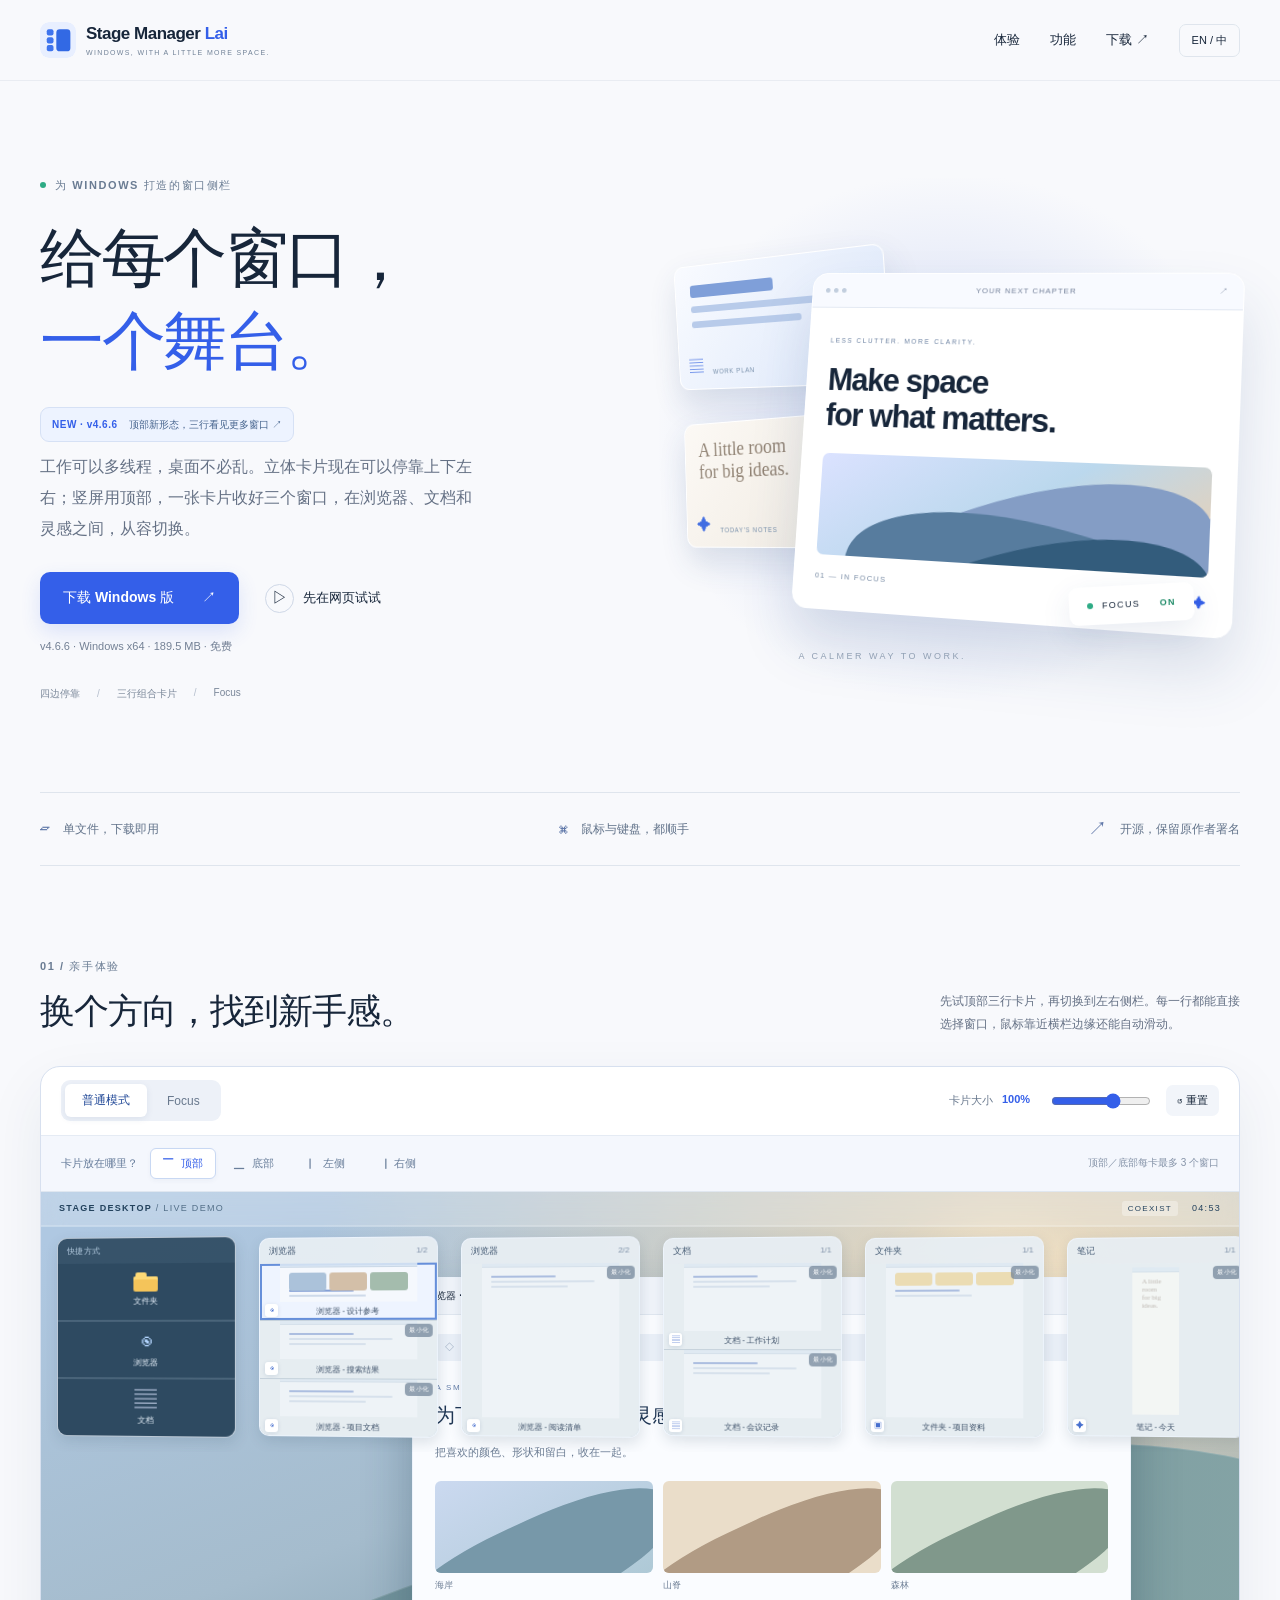
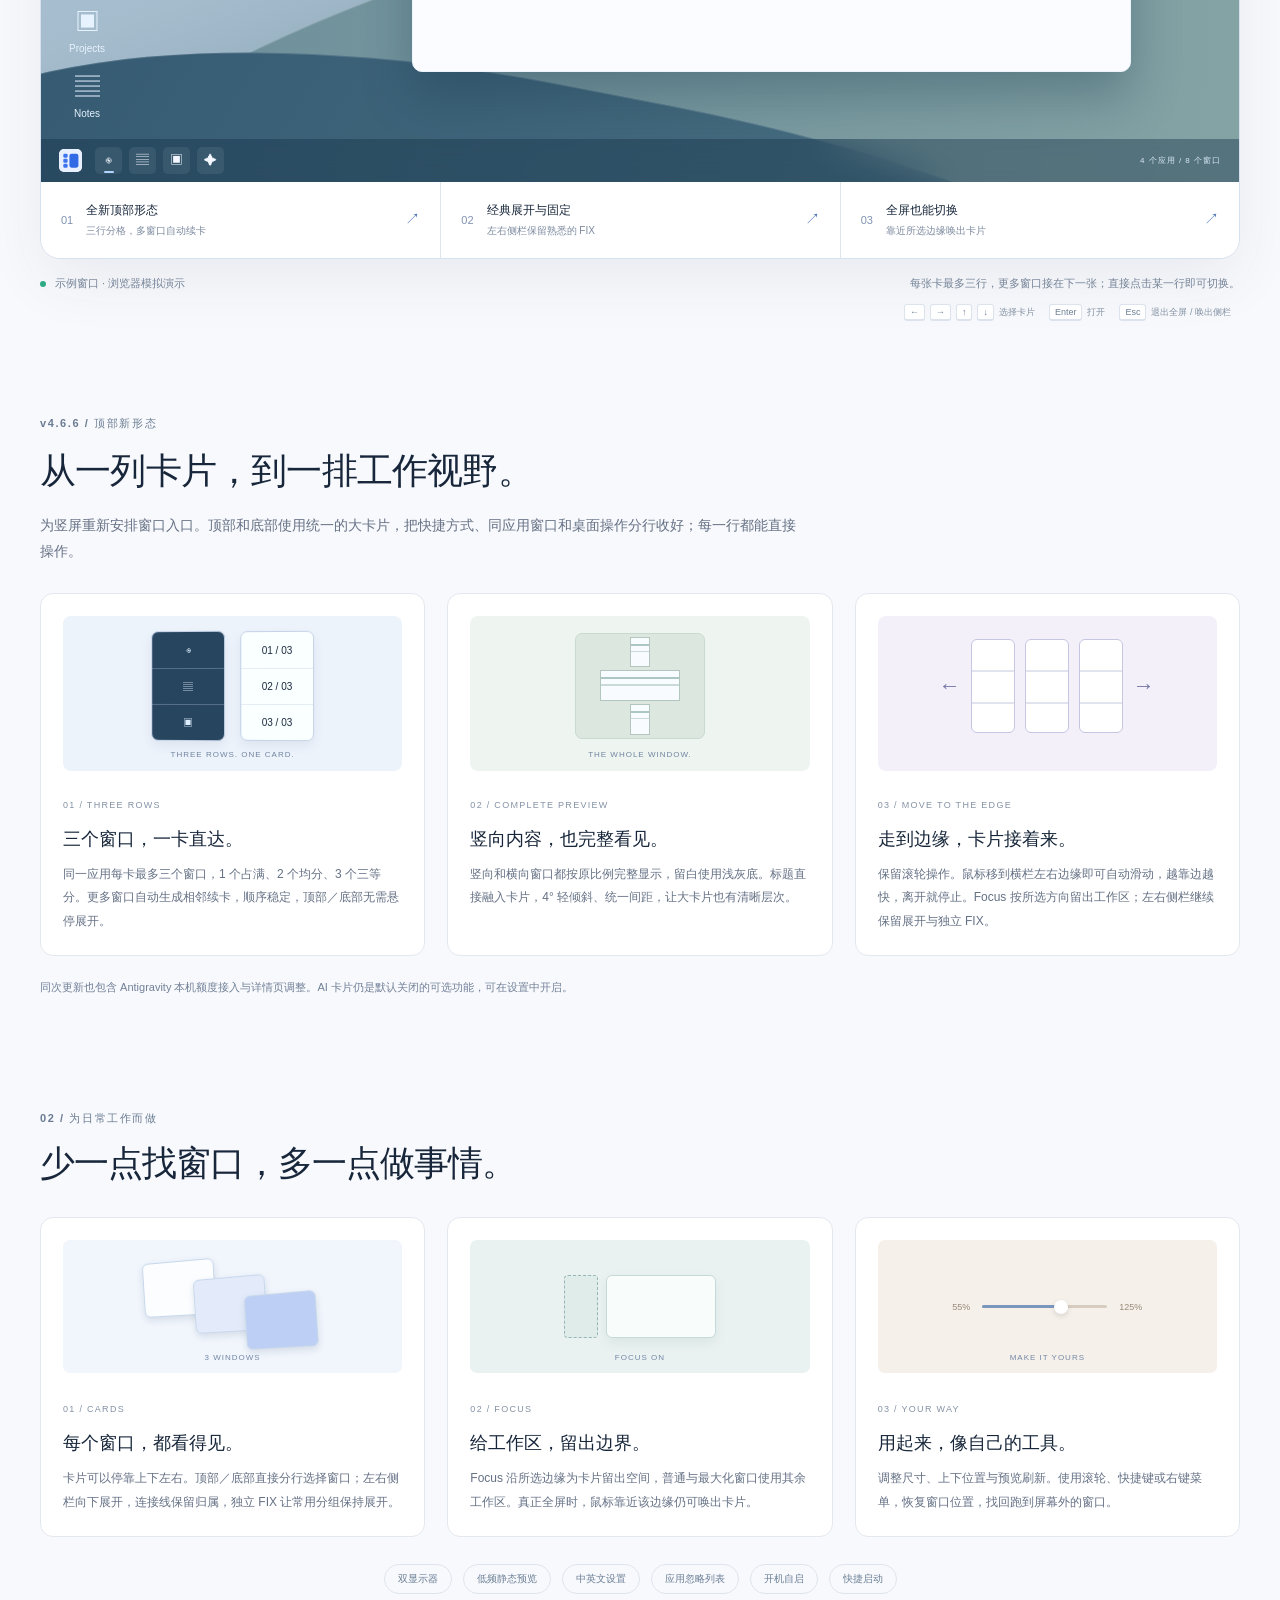
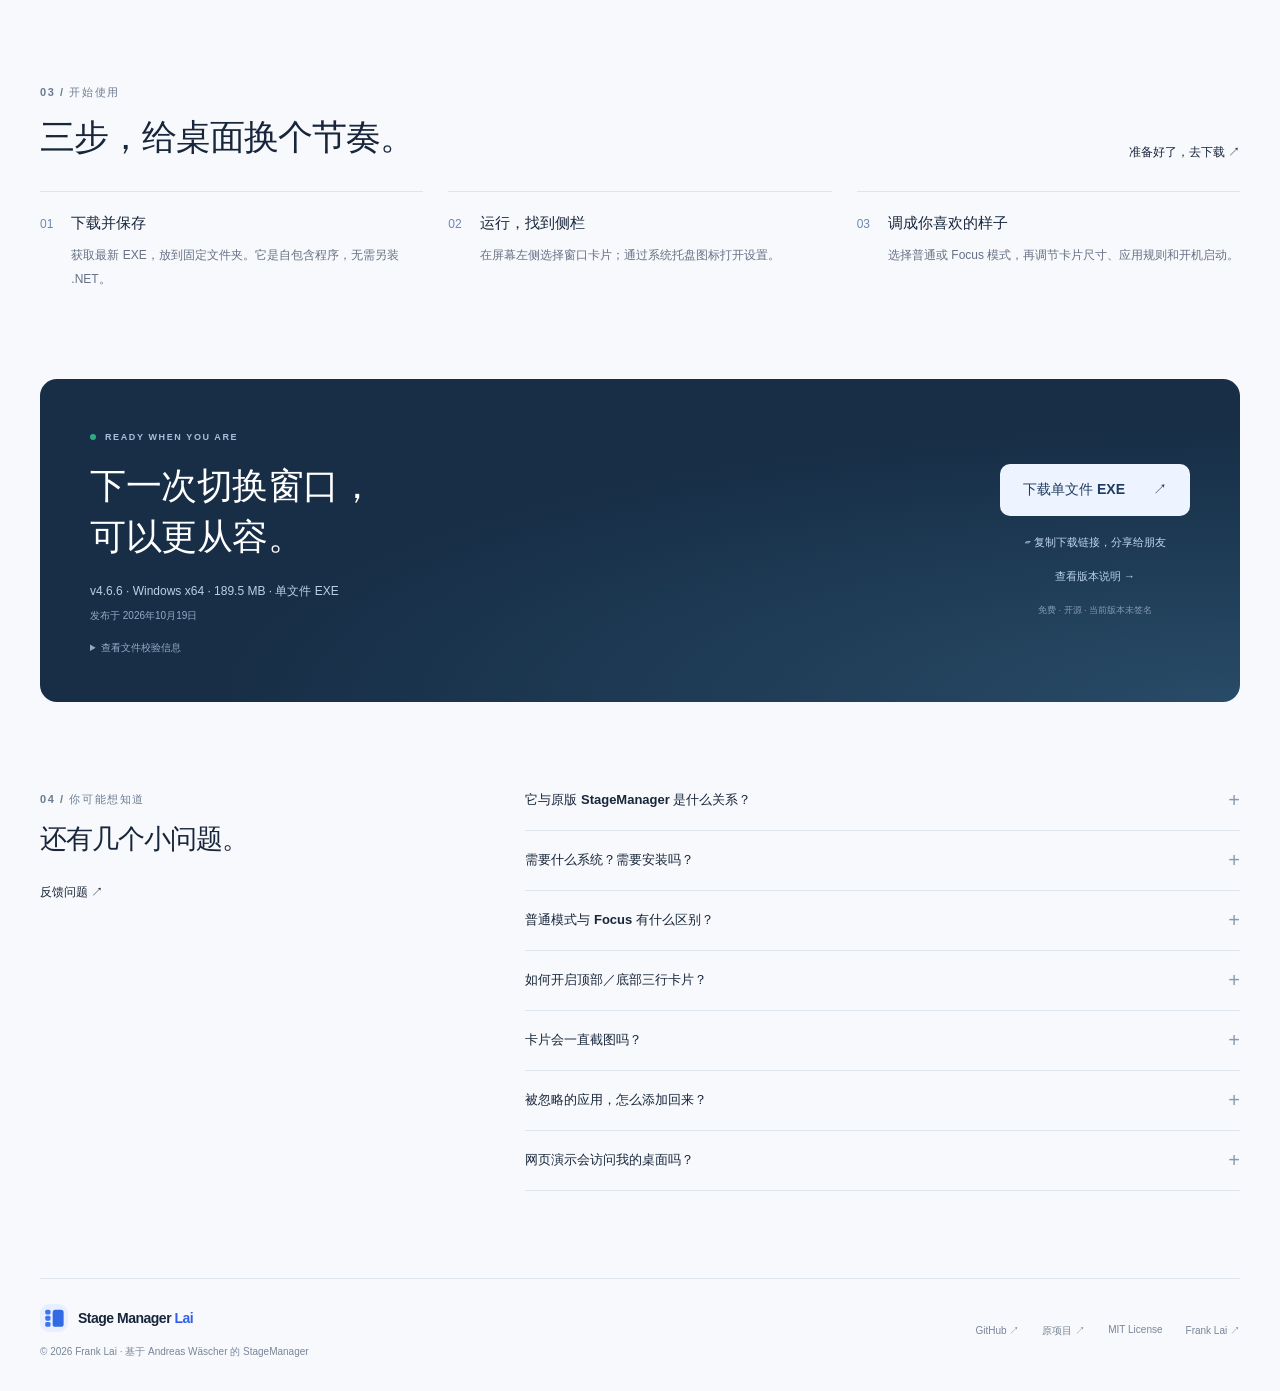
<file: site/index.html>
<!doctype html>
<html lang="zh-CN">
<head>
  <meta charset="utf-8">
  <meta name="viewport" content="width=device-width, initial-scale=1">
  <meta name="theme-color" content="#f8f9fc">
  <meta name="description" content="Stage Manager Lai：Windows 四边停靠窗口卡片。全新顶部／底部三行布局、完整竖向预览、边缘滑动与 Focus 工作区，体验后下载。">
  <meta property="og:type" content="website">
  <meta property="og:locale" content="zh_CN">
  <meta property="og:title" content="Stage Manager Lai · 给每个窗口，一个舞台">
  <meta property="og:description" content="顶部、底部、左侧、右侧，找到适合屏幕的窗口布局。体验全新三行卡片，再下载。">
  <meta property="og:url" content="https://franklai.com/StageManager/">
  <meta property="og:image" content="https://franklai.com/StageManager/assets/preview.png">
  <meta property="og:image:width" content="1200">
  <meta property="og:image:height" content="630">
  <meta name="twitter:card" content="summary_large_image">
  <link rel="canonical" href="https://franklai.com/StageManager/">
  <link rel="icon" type="image/svg+xml" href="assets/logo.svg">
  <link rel="stylesheet" href="styles.css">
  <title>Stage Manager Lai · 给每个窗口，一个舞台</title>
  <script src="app.js" defer></script>
</head>
<body>
  <a class="skip-link" href="#main" data-zh="跳到正文" data-en="Skip to content">跳到正文</a>
  <header class="site-header"><div class="header-inner wrap">
    <a class="brand" href="#top" aria-label="Stage Manager Lai"><img src="assets/logo.svg" alt="" width="36" height="36"><span><strong>Stage Manager <b>Lai</b></strong><small>WINDOWS, WITH A LITTLE MORE SPACE.</small></span></a>
    <nav data-zh-label="主导航" data-en-label="Main navigation" aria-label="主导航"><a href="#demo" data-zh="体验" data-en="Try it">体验</a><a href="#features" data-zh="功能" data-en="Features">功能</a><a class="nav-download" href="#download" data-zh="下载 ↗" data-en="Download ↗">下载 ↗</a><button id="language-toggle" class="language-toggle" type="button" aria-label="Switch to English">EN / 中</button></nav>
  </div></header>
  <main id="main">
    <section class="hero wrap" id="top">
      <div class="hero-copy">
        <div class="eyebrow hero-eyebrow"><span class="status-dot"></span><span data-zh="为 WINDOWS 打造的窗口侧栏" data-en="A WINDOW SIDEBAR, MADE FOR WINDOWS">为 WINDOWS 打造的窗口侧栏</span></div>
        <h1><span data-zh="给每个窗口，" data-en="Every window.">给每个窗口，</span><br><em data-zh="一个舞台。" data-en="A place of its own.">一个舞台。</em></h1>
        <a class="release-announcement" href="#release-466"><span>NEW · v4.6.6</span><span data-zh="顶部新形态，三行看见更多窗口 ↗" data-en="A new top dock. More windows in three rows. ↗">顶部新形态，三行看见更多窗口 ↗</span></a>
        <p class="hero-lead" data-zh="工作可以多线程，桌面不必乱。立体卡片现在可以停靠上下左右；竖屏用顶部，一张卡片收好三个窗口，在浏览器、文档和灵感之间，从容切换。" data-en="More tasks, less clutter. Dock your perspective cards on any edge. On a portrait screen, try the top: three windows share one card, keeping browsing, writing and ideas within reach.">工作可以多线程，桌面不必乱。立体卡片现在可以停靠上下左右；竖屏用顶部，一张卡片收好三个窗口，在浏览器、文档和灵感之间，从容切换。</p>
        <div class="hero-actions"><a id="hero-download" class="button primary" href="https://github.com/franklai-rise/StageManager/releases/latest"><span data-zh="下载 Windows 版" data-en="Download for Windows">下载 Windows 版</span><span aria-hidden="true">↗</span></a><a class="play-link" href="#demo"><span class="play-icon" aria-hidden="true">▷</span><span data-zh="先在网页试试" data-en="Try it in your browser">先在网页试试</span></a></div>
        <p class="release-line" id="hero-release" role="status" data-zh="Windows x64 · 免费 · 单文件 EXE" data-en="Windows x64 · Free · Single-file EXE">Windows x64 · 免费 · 单文件 EXE</p>
        <div class="hero-tags"><span data-zh="四边停靠" data-en="Four dock edges">四边停靠</span><span data-zh="三行组合卡片" data-en="Three-row cards">三行组合卡片</span><span>Focus</span></div>
      </div>
      <div class="hero-art" aria-hidden="true"><div class="hero-halo"></div>
        <div class="hero-mini-card mini-a"><span class="mini-icon">▤</span><div class="mini-page"><i></i><i></i><i></i></div><small>WORK PLAN</small></div>
        <div class="hero-mini-card mini-b"><span class="mini-icon">✦</span><div class="mini-note">A little room<br>for big ideas.</div><small>TODAY’S NOTES</small></div>
        <div class="hero-main-window"><div class="hero-window-bar"><span class="window-dots"><i></i><i></i><i></i></span><span>YOUR NEXT CHAPTER</span><span>↗</span></div><div class="hero-window-content"><span class="hero-window-tag">LESS CLUTTER. MORE CLARITY.</span><strong>Make space<br>for what matters.</strong><div class="hero-landscape"><div></div><div></div><div></div></div><span class="hero-window-footer">01 — IN FOCUS <span>✦</span></span></div></div>
        <span class="hero-floating-label"><span class="status-dot"></span>FOCUS <b>ON</b></span><span class="hero-art-note">A CALMER WAY TO WORK.</span>
      </div>
    </section>
    <div class="product-strip wrap"><div><span class="strip-icon" aria-hidden="true">▱</span><span data-zh="单文件，下载即用" data-en="One EXE. Ready to launch.">单文件，下载即用</span></div><div><span class="strip-icon" aria-hidden="true">⌘</span><span data-zh="鼠标与键盘，都顺手" data-en="At home with mouse or keyboard.">鼠标与键盘，都顺手</span></div><a href="https://github.com/franklai-rise/StageManager"><span class="strip-icon" aria-hidden="true">↗</span><span data-zh="开源，保留原作者署名" data-en="Open source, with original credit.">开源，保留原作者署名</span></a></div>
    <section class="demo-section wrap" id="demo">
      <noscript><p>开启 JavaScript 即可操作网页演示。下载软件不受影响。 / Enable JavaScript to try the interactive demo.</p><style>.demo-shell,.demo-caption,.keyboard-hint{display:none}</style></noscript>
      <div class="section-heading"><div><span class="eyebrow" data-zh="01 / 亲手体验" data-en="01 / TAKE IT FOR A SPIN">01 / 亲手体验</span><h2 data-zh="换个方向，找到新手感。" data-en="A new angle on your desktop.">换个方向，找到新手感。</h2></div><p data-zh="先试顶部三行卡片，再切换到左右侧栏。每一行都能直接选择窗口，鼠标靠近横栏边缘还能自动滑动。" data-en="Try the new three-row top dock, then switch to either side. Select a window directly from its row, or move to an end of the horizontal dock to scroll.">先试顶部三行卡片，再切换到左右侧栏。每一行都能直接选择窗口，鼠标靠近横栏边缘还能自动滑动。</p></div>
      <div class="demo-shell">
        <div class="demo-toolbar"><div class="segmented" role="group" data-zh-label="演示模式" data-en-label="Demo mode" aria-label="演示模式"><button type="button" data-mode="coexist" aria-pressed="true" data-zh="普通模式" data-en="Coexist">普通模式</button><button type="button" data-mode="focus" aria-pressed="false">Focus</button></div><div class="demo-tools"><label for="card-size"><span data-zh="卡片大小" data-en="Card size">卡片大小</span><output id="size-value" for="card-size">80%</output></label><input id="card-size" type="range" min="55" max="125" value="80" data-zh-label="卡片大小" data-en-label="Card size" aria-label="卡片大小"><button id="reset-demo" class="subtle-button" type="button"><span aria-hidden="true">↺</span> <span data-zh="重置" data-en="Reset">重置</span></button></div></div>
        <div class="dock-toolbar"><span data-zh="卡片放在哪里？" data-en="Where do your cards belong?">卡片放在哪里？</span><div class="dock-picker" role="group" data-zh-label="停靠方向" data-en-label="Dock edge" aria-label="停靠方向"><button type="button" data-dock="top" aria-pressed="true"><span aria-hidden="true">▔</span><span data-zh="顶部" data-en="Top">顶部</span></button><button type="button" data-dock="bottom" aria-pressed="false"><span aria-hidden="true">▁</span><span data-zh="底部" data-en="Bottom">底部</span></button><button type="button" data-dock="left" aria-pressed="false"><span aria-hidden="true">▏</span><span data-zh="左侧" data-en="Left">左侧</span></button><button type="button" data-dock="right" aria-pressed="false"><span aria-hidden="true">▕</span><span data-zh="右侧" data-en="Right">右侧</span></button></div><small data-zh="顶部／底部每卡最多 3 个窗口" data-en="Top / bottom: up to 3 windows per card">顶部／底部每卡最多 3 个窗口</small></div>
        <div class="demo-desktop" id="demo-desktop" data-mode="coexist" data-dock="top">
          <div class="desktop-glow" aria-hidden="true"></div><div class="desktop-ridge ridge-one" aria-hidden="true"></div><div class="desktop-ridge ridge-two" aria-hidden="true"></div>
          <div class="desktop-shortcuts" aria-hidden="true"><span><b>▣</b>Projects</span><span><b>▤</b>Notes</span></div>
          <div class="desktop-topbar"><span class="topbar-brand">STAGE DESKTOP <span>/ LIVE DEMO</span></span><span class="desktop-mode" id="desktop-mode">COEXIST</span><time id="demo-clock">10:24</time></div>
          <div class="reserved-column" aria-hidden="true"><span>FOCUS<br>SPACE</span></div>
          <button id="edge-reveal" class="edge-reveal" type="button" aria-label="唤出侧栏" data-zh-label="唤出侧栏" data-en-label="Reveal sidebar"><span>›</span></button>
          <div class="demo-sidebar" id="demo-sidebar">
            <div class="sidebar-utilities"><button id="expand-all" class="utility-card" type="button" data-zh-label="展开全部多窗口分组" data-en-label="Expand all window groups" aria-label="展开全部多窗口分组"><span class="utility-legend" id="expand-all-legend">FIX</span><span class="utility-glyph" aria-hidden="true">☷</span></button><button id="explorer-card" class="utility-card" type="button" data-zh-label="打开文件夹示例窗口" data-en-label="Open the sample folder" aria-label="打开文件夹示例窗口"><span class="folder-icon" aria-hidden="true"></span></button></div>
            <div class="stage-list" id="stage-list" data-zh-label="示例窗口卡片" data-en-label="Sample window cards" aria-label="示例窗口卡片"></div>
            <div class="sidebar-bottom">
              <button id="minimize-all" class="utility-card bottom-card" type="button" data-zh-label="最小化所有示例窗口" data-en-label="Minimize all sample windows" aria-label="最小化所有示例窗口"><svg aria-hidden="true" viewBox="0 0 24 24"><rect x="3" y="4" width="18" height="15" rx="3"/><path d="M8 12h8M9 22h6"/></svg></button>
              <button id="sidebar-pin" class="utility-card bottom-card sidebar-pin" type="button" aria-pressed="false" data-zh-label="固定侧栏" data-en-label="Pin sidebar" aria-label="固定侧栏"><svg class="pin-glyph" aria-hidden="true" viewBox="0 0 24 24"><path d="M8 3h8l-1 7 4 4v2H5v-2l4-4-1-7ZM12 16v6"/></svg><span class="pin-indicator" aria-hidden="true"></span></button>
              <button id="collapse-sidebar" class="utility-card bottom-card collapse-card" type="button" data-zh-label="隐藏侧栏" data-en-label="Hide sidebar" aria-label="隐藏侧栏"><svg aria-hidden="true" viewBox="0 0 24 24"><path d="m13 6-6 6 6 6M7 12h14"/></svg></button>
            </div>
            <div id="horizontal-cards" class="horizontal-cards" tabindex="0" data-zh-label="横向窗口卡片，支持滚轮与边缘滑动" data-en-label="Horizontal window cards. Scroll with the wheel or at either edge." aria-label="横向窗口卡片，支持滚轮与边缘滑动"></div>
          </div>
          <div class="demo-windows" id="demo-windows"></div>
          <div class="desktop-empty" id="desktop-empty" hidden><span aria-hidden="true">✦</span><p data-zh="桌面，也需要一点留白。" data-en="A little space to breathe.">桌面，也需要一点留白。</p><small data-zh="再点一次底部窗口按钮即可恢复" data-en="Click the bottom window button to restore">再点一次底部窗口按钮即可恢复</small></div>
          <div class="demo-taskbar"><img src="assets/logo.svg" alt="" width="23" height="23"><div id="taskbar-apps" class="taskbar-apps"></div><span id="taskbar-status">4 APPS / 7 WINDOWS</span></div>
        </div>
        <div class="demo-scenarios" role="group" data-zh-label="一键体验场景" data-en-label="Try a scenario" aria-label="一键体验场景">
          <button type="button" data-scenario="top"><span class="scenario-number">01</span><span><strong data-zh="全新顶部形态" data-en="The new top dock">全新顶部形态</strong><small data-zh="三行分格，多窗口自动续卡" data-en="Three rows, extra windows in the next card">三行分格，多窗口自动续卡</small></span><span aria-hidden="true">↗</span></button>
          <button type="button" data-scenario="groups"><span class="scenario-number">02</span><span><strong data-zh="经典展开与固定" data-en="Classic expand & pin">经典展开与固定</strong><small data-zh="左右侧栏保留熟悉的 FIX" data-en="Familiar FIX controls on either side">左右侧栏保留熟悉的 FIX</small></span><span aria-hidden="true">↗</span></button>
          <button type="button" data-scenario="fullscreen"><span class="scenario-number">03</span><span><strong data-zh="全屏也能切换" data-en="Switch from full screen">全屏也能切换</strong><small data-zh="靠近所选边缘唤出卡片" data-en="Reveal cards from your chosen edge">靠近所选边缘唤出卡片</small></span><span aria-hidden="true">↗</span></button>
        </div>
      </div>
      <div class="demo-caption"><span><span class="status-dot"></span><span data-zh="示例窗口 · 浏览器模拟演示" data-en="Sample windows · Browser simulation">示例窗口 · 浏览器模拟演示</span></span><span id="demo-help" role="status" aria-live="polite">悬停或点击浏览器卡片，展开三个窗口。</span></div>
      <p class="keyboard-hint"><kbd>←</kbd><kbd>→</kbd><kbd>↑</kbd><kbd>↓</kbd> <span data-zh="选择卡片" data-en="choose a card">选择卡片</span><kbd>Enter</kbd> <span data-zh="打开" data-en="open">打开</span><kbd>Esc</kbd> <span data-zh="退出全屏 / 唤出侧栏" data-en="exit full screen / reveal sidebar">退出全屏 / 唤出侧栏</span></p>
    </section>
    <section class="features wrap release-feature" id="release-466" aria-labelledby="release-466-title">
      <span class="eyebrow" data-zh="v4.6.6 / 顶部新形态" data-en="v4.6.6 / A NEW TOP DOCK">v4.6.6 / 顶部新形态</span>
      <h2 id="release-466-title" data-zh="从一列卡片，到一排工作视野。" data-en="From a column of cards to a wider view.">从一列卡片，到一排工作视野。</h2>
      <p class="release-intro" data-zh="为竖屏重新安排窗口入口。顶部和底部使用统一的大卡片，把快捷方式、同应用窗口和桌面操作分行收好；每一行都能直接操作。" data-en="A layout that makes room on portrait screens. At the top or bottom, consistent large cards organize shortcuts, application windows and desktop controls into directly clickable rows.">为竖屏重新安排窗口入口。顶部和底部使用统一的大卡片，把快捷方式、同应用窗口和桌面操作分行收好；每一行都能直接操作。</p>
      <div class="feature-grid">
        <article class="feature-card"><div class="release-visual rows-visual" aria-hidden="true"><div><i>◉</i><i>▤</i><i>▣</i></div><div><i>01 / 03</i><i>02 / 03</i><i>03 / 03</i></div><span>THREE ROWS. ONE CARD.</span></div><span class="feature-number">01 / THREE ROWS</span><h3 data-zh="三个窗口，一卡直达。" data-en="Three windows. One card.">三个窗口，一卡直达。</h3><p data-zh="同一应用每卡最多三个窗口，1 个占满、2 个均分、3 个三等分。更多窗口自动生成相邻续卡，顺序稳定，顶部／底部无需悬停展开。" data-en="Each card holds up to three windows from one app. One fills the card; two or three share it evenly. Extra windows continue in adjacent cards, in a stable order, with no hover expansion at the top or bottom.">同一应用每卡最多三个窗口，1 个占满、2 个均分、3 个三等分。更多窗口自动生成相邻续卡，顺序稳定，顶部／底部无需悬停展开。</p></article>
        <article class="feature-card"><div class="release-visual portrait-visual" aria-hidden="true"><div><i></i><i></i><i></i></div><span>THE WHOLE WINDOW.</span></div><span class="feature-number">02 / COMPLETE PREVIEW</span><h3 data-zh="竖向内容，也完整看见。" data-en="Portrait windows, in full.">竖向内容，也完整看见。</h3><p data-zh="竖向和横向窗口都按原比例完整显示，留白使用浅灰底。标题直接融入卡片，4° 轻倾斜、统一间距，让大卡片也有清晰层次。" data-en="Portrait and landscape windows keep their full proportions, with light gray space around them. Titles sit directly on the card. A gentle 4° perspective and consistent gaps keep large cards clear and orderly.">竖向和横向窗口都按原比例完整显示，留白使用浅灰底。标题直接融入卡片，4° 轻倾斜、统一间距，让大卡片也有清晰层次。</p></article>
        <article class="feature-card"><div class="release-visual edges-visual" aria-hidden="true"><span>←</span><i></i><i></i><i></i><span>→</span></div><span class="feature-number">03 / MOVE TO THE EDGE</span><h3 data-zh="走到边缘，卡片接着来。" data-en="More cards at the edge.">走到边缘，卡片接着来。</h3><p data-zh="保留滚轮操作。鼠标移到横栏左右边缘即可自动滑动，越靠边越快，离开就停止。Focus 按所选方向留出工作区；左右侧栏继续保留展开与独立 FIX。" data-en="Keep using the wheel, or move to either end of the dock to scroll. Closer to the edge means faster movement; leaving stops it. Focus reserves space along the chosen edge. Side docks retain expansion and independent FIX.">保留滚轮操作。鼠标移到横栏左右边缘即可自动滑动，越靠边越快，离开就停止。Focus 按所选方向留出工作区；左右侧栏继续保留展开与独立 FIX。</p></article>
      </div>
      <p class="release-footnote" data-zh="同次更新也包含 Antigravity 本机额度接入与详情页调整。AI 卡片仍是默认关闭的可选功能，可在设置中开启。" data-en="This update also includes local Antigravity usage reading and an improved details panel. The AI card remains optional and off by default; enable it in Settings.">同次更新也包含 Antigravity 本机额度接入与详情页调整。AI 卡片仍是默认关闭的可选功能，可在设置中开启。</p>
    </section>
    <section class="features wrap" id="features">
      <div class="section-heading"><div><span class="eyebrow" data-zh="02 / 为日常工作而做" data-en="02 / MADE FOR EVERYDAY WORK">02 / 为日常工作而做</span><h2 data-zh="少一点找窗口，多一点做事情。" data-en="Less window hunting. More doing.">少一点找窗口，多一点做事情。</h2></div></div>
      <div class="feature-grid">
        <article class="feature-card"><div class="feature-visual visual-cards" aria-hidden="true"><i></i><i></i><i></i><span>3 WINDOWS</span></div><span class="feature-number">01 / CARDS</span><h3 data-zh="每个窗口，都看得见。" data-en="Every window, within sight.">每个窗口，都看得见。</h3><p data-zh="卡片可以停靠上下左右。顶部／底部直接分行选择窗口；左右侧栏向下展开，连接线保留归属，独立 FIX 让常用分组保持展开。" data-en="Dock on any edge. Choose windows directly from rows at the top or bottom. On either side, windows unfold with clear connectors, and independent FIX keeps your groups open.">卡片可以停靠上下左右。顶部／底部直接分行选择窗口；左右侧栏向下展开，连接线保留归属，独立 FIX 让常用分组保持展开。</p></article>
        <article class="feature-card"><div class="feature-visual visual-focus" aria-hidden="true"><span></span><i></i><b>FOCUS ON</b></div><span class="feature-number">02 / FOCUS</span><h3 data-zh="给工作区，留出边界。" data-en="Give your workspace room.">给工作区，留出边界。</h3><p data-zh="Focus 沿所选边缘为卡片留出空间，普通与最大化窗口使用其余工作区。真正全屏时，鼠标靠近该边缘仍可唤出卡片。" data-en="Focus reserves space along the chosen dock edge. Regular and maximized windows use the remaining workspace. In full screen, move to that edge to reach your cards.">Focus 沿所选边缘为卡片留出空间，普通与最大化窗口使用其余工作区。真正全屏时，鼠标靠近该边缘仍可唤出卡片。</p></article>
        <article class="feature-card"><div class="feature-visual visual-control" aria-hidden="true"><span>55%</span><div><i></i></div><span>125%</span><b>MAKE IT YOURS</b></div><span class="feature-number">03 / YOUR WAY</span><h3 data-zh="用起来，像自己的工具。" data-en="Make it feel like your tool.">用起来，像自己的工具。</h3><p data-zh="调整尺寸、上下位置与预览刷新。使用滚轮、快捷键或右键菜单，恢复窗口位置，找回跑到屏幕外的窗口。" data-en="Adjust size, position and snapshot refreshes. Use the wheel, shortcuts or context menu to recover a layout or bring an off-screen window back.">调整尺寸、上下位置与预览刷新。使用滚轮、快捷键或右键菜单，恢复窗口位置，找回跑到屏幕外的窗口。</p></article>
      </div>
      <div class="feature-tags"><span data-zh="双显示器" data-en="Dual monitors">双显示器</span><span data-zh="低频静态预览" data-en="Periodic snapshots">低频静态预览</span><span data-zh="中英文设置" data-en="Chinese & English">中英文设置</span><span data-zh="应用忽略列表" data-en="App ignore list">应用忽略列表</span><span data-zh="开机自启" data-en="Start with Windows">开机自启</span><span data-zh="快捷启动" data-en="Quick launch">快捷启动</span></div>
    </section>
    <section class="getting-started wrap" id="start">
      <div class="section-heading"><div><span class="eyebrow" data-zh="03 / 开始使用" data-en="03 / GET STARTED">03 / 开始使用</span><h2 data-zh="三步，给桌面换个节奏。" data-en="A calmer desktop in three steps.">三步，给桌面换个节奏。</h2></div><a class="inline-link" href="#download" data-zh="准备好了，去下载 ↗" data-en="Ready? Get the app ↗">准备好了，去下载 ↗</a></div>
      <div class="steps"><article><span>01</span><div><h3 data-zh="下载并保存" data-en="Download & keep">下载并保存</h3><p data-zh="获取最新 EXE，放到固定文件夹。它是自包含程序，无需另装 .NET。" data-en="Save the latest EXE in a permanent folder. It is self-contained; no separate .NET install is needed.">获取最新 EXE，放到固定文件夹。它是自包含程序，无需另装 .NET。</p></div></article><article><span>02</span><div><h3 data-zh="运行，找到侧栏" data-en="Launch & explore">运行，找到侧栏</h3><p data-zh="在屏幕左侧选择窗口卡片；通过系统托盘图标打开设置。" data-en="Choose a window card on the left. Open Settings through the system tray icon.">在屏幕左侧选择窗口卡片；通过系统托盘图标打开设置。</p></div></article><article><span>03</span><div><h3 data-zh="调成你喜欢的样子" data-en="Make yourself at home">调成你喜欢的样子</h3><p data-zh="选择普通或 Focus 模式，再调节卡片尺寸、应用规则和开机启动。" data-en="Choose Coexist or Focus, then adjust card size, app rules and startup behavior.">选择普通或 Focus 模式，再调节卡片尺寸、应用规则和开机启动。</p></div></article></div>
    </section>
    <section class="download wrap" id="download">
      <div class="download-copy"><span class="eyebrow"><span class="status-dot"></span> READY WHEN YOU ARE</span><h2 data-zh="下一次切换窗口，&#10;可以更从容。" data-en="Your next window switch,&#10;a little calmer.">下一次切换窗口，<br>可以更从容。</h2><p id="download-meta" data-zh="Windows x64 · 单文件 EXE" data-en="Windows x64 · Single-file EXE">Windows x64 · 单文件 EXE</p><p id="release-date" class="release-date"></p><details class="integrity-details"><summary data-zh="查看文件校验信息" data-en="File verification">查看文件校验信息</summary><p class="checksum" id="download-checksum"></p><button id="copy-checksum" class="copy-button" type="button" disabled data-zh="复制 SHA-256" data-en="Copy SHA-256">复制 SHA-256</button></details></div>
      <div class="download-actions"><a id="download-exe" class="button light" href="https://github.com/franklai-rise/StageManager/releases/latest"><span data-zh="下载单文件 EXE" data-en="Download single-file EXE">下载单文件 EXE</span><span aria-hidden="true">↗</span></a><button id="copy-download" class="copy-button" type="button" disabled><span aria-hidden="true">▱</span> <span data-zh="复制下载链接，分享给朋友" data-en="Copy download link to share">复制下载链接，分享给朋友</span></button><a id="release-page" href="https://github.com/franklai-rise/StageManager/releases/latest" data-zh="查看版本说明 →" data-en="Read release notes →">查看版本说明 →</a><span class="download-note" data-zh="免费 · 开源 · 当前版本未签名" data-en="Free · Open source · Currently unsigned">免费 · 开源 · 当前版本未签名</span></div>
    </section>
    <section class="faq wrap" id="faq"><div class="faq-heading"><span class="eyebrow" data-zh="04 / 你可能想知道" data-en="04 / GOOD TO KNOW">04 / 你可能想知道</span><h2 data-zh="还有几个小问题。" data-en="A few useful answers.">还有几个小问题。</h2><a class="inline-link" href="https://github.com/franklai-rise/StageManager/issues" data-zh="反馈问题 ↗" data-en="Report an issue ↗">反馈问题 ↗</a></div><div class="faq-list">
      <details><summary data-zh="它与原版 StageManager 是什么关系？" data-en="How does this relate to the original StageManager?">它与原版 StageManager 是什么关系？</summary><p data-zh="这是 Frank Lai 在 Andreas Wäscher 原项目基础上持续维护的修改版。保留原作者署名与 MIT 许可，网站底部提供原项目链接。" data-en="This is Frank Lai’s maintained fork of Andreas Wäscher’s original project. The original credit and MIT license are retained, with the upstream project linked below.">这是 Frank Lai 在 Andreas Wäscher 原项目基础上持续维护的修改版。保留原作者署名与 MIT 许可，网站底部提供原项目链接。</p></details>
      <details><summary data-zh="需要什么系统？需要安装吗？" data-en="Which system do I need? Is there an installer?">需要什么系统？需要安装吗？</summary><p data-zh="Windows 10 版本 2004 或更新的 x64 系统。下载的是自包含单文件 EXE，可直接运行。当前版本未进行发布者代码签名，请从这里链接的官方 GitHub Release 下载。" data-en="Windows 10 version 2004 or newer, on x64. The self-contained EXE runs directly. It is currently unsigned; download it from the official GitHub Release linked here.">Windows 10 版本 2004 或更新的 x64 系统。下载的是自包含单文件 EXE，可直接运行。当前版本未进行发布者代码签名，请从这里链接的官方 GitHub Release 下载。</p></details>
      <details><summary data-zh="普通模式与 Focus 有什么区别？" data-en="What is the difference between Coexist and Focus?">普通模式与 Focus 有什么区别？</summary><p data-zh="普通模式适合自由摆放窗口；Focus 会沿当前停靠边缘为卡片预留工作区。真正全屏的应用可以覆盖卡片区域，靠近所选边缘仍可唤出。你可以在上方演示中切换方向和模式。" data-en="Coexist is for freely positioned windows. Focus reserves workspace along the chosen dock edge. Full-screen apps may cover the dock, but the cards remain reachable from that edge. Compare directions and modes in the demo above.">普通模式适合自由摆放窗口；Focus 会沿当前停靠边缘为卡片预留工作区。真正全屏的应用可以覆盖卡片区域，靠近所选边缘仍可唤出。你可以在上方演示中切换方向和模式。</p></details>
      <details><summary data-zh="如何开启顶部／底部三行卡片？" data-en="How do I enable the three-row top or bottom dock?">如何开启顶部／底部三行卡片？</summary><p data-zh="从系统托盘打开设置，在显示位置中选择顶部或底部。窗口会自动按应用分成每卡最多三行，超过三个生成续卡；快捷方式和桌面操作也会组合显示。切回左右侧栏即可继续使用原有展开与 FIX。" data-en="Open Settings from the system tray and choose Top or Bottom for the dock position. Windows group into up to three rows per card, with extra cards as needed. Shortcuts and desktop controls are grouped too. Switch to Left or Right to use expansion and FIX.">从系统托盘打开设置，在显示位置中选择顶部或底部。窗口会自动按应用分成每卡最多三行，超过三个生成续卡；快捷方式和桌面操作也会组合显示。切回左右侧栏即可继续使用原有展开与 FIX。</p></details>
      <details><summary data-zh="卡片会一直截图吗？" data-en="Are cards captured continuously?">卡片会一直截图吗？</summary><p data-zh="默认使用静态窗口预览。刷新间隔可在设置中调整为 1–60 分钟，隐藏侧栏时也可以暂停刷新。" data-en="Cards use static snapshots. Adjust their refresh interval from 1 to 60 minutes, and optionally pause refreshes while the sidebar is hidden.">默认使用静态窗口预览。刷新间隔可在设置中调整为 1–60 分钟，隐藏侧栏时也可以暂停刷新。</p></details>
      <details><summary data-zh="被忽略的应用，怎么添加回来？" data-en="How do I bring back an ignored app?">被忽略的应用，怎么添加回来？</summary><p data-zh="从系统托盘打开设置，在忽略应用列表里取消勾选。忽略只影响侧栏卡片，应用仍可正常打开。" data-en="Open Settings from the system tray and uncheck the app in the ignore list. Ignoring affects its card; the app itself still opens normally.">从系统托盘打开设置，在忽略应用列表里取消勾选。忽略只影响侧栏卡片，应用仍可正常打开。</p></details>
      <details><summary data-zh="网页演示会访问我的桌面吗？" data-en="Can this demo access my desktop?">网页演示会访问我的桌面吗？</summary><p data-zh="不会。演示中的窗口和内容都是网页内的虚构示例，用来体验主要交互；实际软件的外观与功能以下载版本为准。" data-en="No. All windows and contents here are fictional browser examples for trying the main interactions. The downloaded app determines the actual appearance and features.">不会。演示中的窗口和内容都是网页内的虚构示例，用来体验主要交互；实际软件的外观与功能以下载版本为准。</p></details>
    </div></section>
  </main>
  <footer class="site-footer wrap"><div><a class="brand" href="#top"><img src="assets/logo.svg" alt="" width="28" height="28"><strong>Stage Manager <b>Lai</b></strong></a><p>© 2026 Frank Lai · <span data-zh="基于 Andreas Wäscher 的 StageManager" data-en="Based on StageManager by Andreas Wäscher">基于 Andreas Wäscher 的 StageManager</span></p></div><div class="footer-links"><a href="https://github.com/franklai-rise/StageManager">GitHub ↗</a><a href="https://github.com/awaescher/StageManager" data-zh="原项目 ↗" data-en="Upstream ↗">原项目 ↗</a><a href="https://github.com/franklai-rise/StageManager/blob/main/LICENSE">MIT License</a><a href="https://franklai.com/">Frank Lai ↗</a></div></footer>
  <div id="site-toast" class="site-toast" role="status" aria-live="polite" hidden></div>
</body>
</html>
</file>
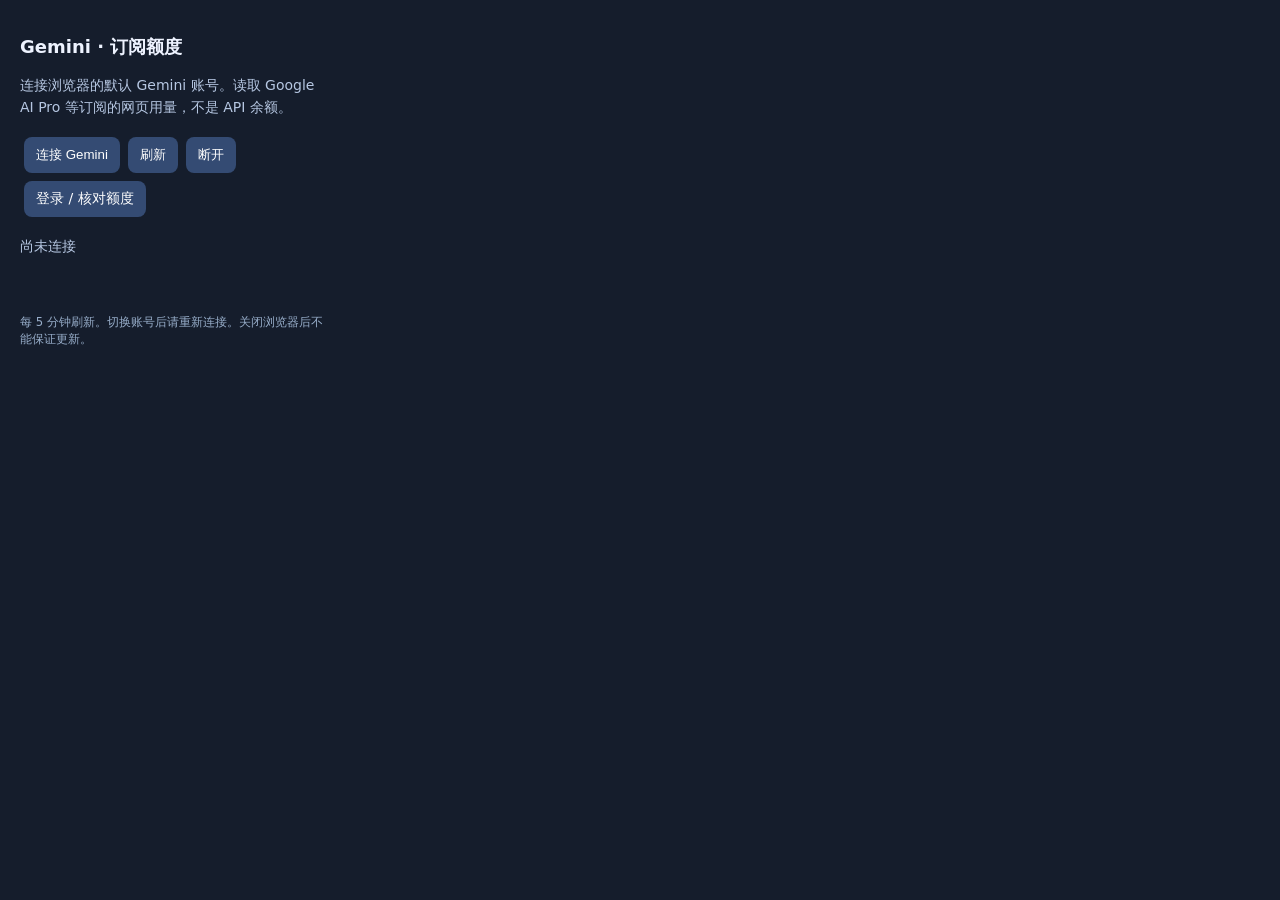
<file: GeminiExtension/popup.html>
<!doctype html><html lang="zh-CN"><meta charset="utf-8"><title>Gemini 订阅额度</title>
<style>body{width:310px;margin:0;padding:20px;background:#151d2c;color:#eef3ff;font:14px system-ui}h2{font-size:18px}p{line-height:1.6;color:#b6c7e2}button,a{display:inline-block;margin:4px;padding:9px 12px;border:0;border-radius:8px;background:#344b73;color:white;text-decoration:none;cursor:pointer}#status{min-height:64px}small{color:#97adc9}</style>
<h2>Gemini · 订阅额度</h2><p>连接浏览器的默认 Gemini 账号。读取 Google AI Pro 等订阅的网页用量，不是 API 余额。</p>
<button id="connect">连接 Gemini</button><button id="refresh">刷新</button><button id="disconnect">断开</button>
<a href="https://gemini.google.com/usage" target="_blank" rel="noopener">登录 / 核对额度</a><p id="status">尚未连接</p>
<small>每 5 分钟刷新。切换账号后请重新连接。关闭浏览器后不能保证更新。</small><script src="popup.js"></script></html>
</file>
<file: site/styles.css>
:root {
  --bg: #f8f9fc; --ink: #17263a; --muted: #657185; --line: #dfe5ed;
  --blue: #345fe9; --navy: #152b42; --ease: cubic-bezier(.22,.75,.22,1);
  font-family: "Segoe UI", "Microsoft YaHei UI", sans-serif;
  color: var(--ink); background: var(--bg); font-synthesis: none;
}
* { box-sizing: border-box; }
html { scroll-behavior: smooth; scroll-padding-top: 100px; }
body { margin: 0; overflow-x: clip; }
button, input { font: inherit; }
button, summary { cursor: pointer; }
button { color: inherit; }
a { color: inherit; text-decoration: none; }
svg { display: block; }
[hidden] { display: none !important; }
::selection { background: #cfdbff; color: #17263a; }
button:focus-visible, a:focus-visible, input:focus-visible, summary:focus-visible { outline: 3px solid #537bfa; outline-offset: 4px; }
.wrap { width: min(1200px, calc(100% - 80px)); margin-inline: auto; }
.skip-link { position: fixed; left: 20px; top: -80px; z-index: 100; padding: 14px 18px; background: white; border-radius: 10px; }
.skip-link:focus { top: 12px; }
.site-header { position: sticky; top: 0; z-index: 30; background: #f8f9fceb; border-bottom: 1px solid #dfe5ed99; backdrop-filter: blur(18px); }
.header-inner { height: 80px; display: flex; align-items: center; justify-content: space-between; gap: 24px; }
.brand { display: inline-flex; align-items: center; gap: 10px; white-space: nowrap; }
.brand img { border-radius: 9px; }
.brand span { display: flex; flex-direction: column; gap: 5px; }
.brand strong { font-size: 17px; letter-spacing: -.5px; }
.brand b { color: var(--blue); font-weight: inherit; }
.brand small { color: #718297; font-size: 7px; letter-spacing: 1.35px; }
.site-header nav { display: flex; align-items: center; gap: 30px; font-size: 13px; }
.site-header nav a:hover, .inline-link:hover, .site-footer a:hover { color: var(--blue); }
.nav-download { font-weight: 700; }
.language-toggle { background: transparent; border: 1px solid var(--line); border-radius: 7px; font-size: 11px; padding: 8px 12px; }
.eyebrow { display: inline-flex; align-items: center; font-size: 11px; letter-spacing: 1.6px; font-weight: 650; color: #6a7c93; }
.status-dot { display: inline-block; flex: none; width: 6px; height: 6px; background: #2eab85; border-radius: 50%; margin-right: 9px; }
.hero { display: grid; grid-template-columns: 1fr 1fr; align-items: center; gap: 38px; padding-block: 93px 91px; }
.hero h1 { font-size: clamp(48px, 5vw, 68px); line-height: 1.3; letter-spacing: -2.5px; margin: 24px 0; font-weight: 700; }
.hero h1 em { font-style: normal; color: var(--blue); }
html[lang=en] .hero h1 { font-size: clamp(46px, 4.4vw, 62px); line-height: 1.13; letter-spacing: -2.7px; }
.hero-lead { max-width: 440px; color: var(--muted); font-size: 16px; line-height: 1.95; margin: 0 0 28px; }
.hero-actions { display: flex; flex-wrap: wrap; align-items: center; gap: 26px; }
.button { display: inline-flex; justify-content: center; align-items: center; gap: 28px; min-height: 52px; padding: 0 23px; border-radius: 10px; font-size: 14px; font-weight: 650; transition: transform .2s, box-shadow .2s, background .2s; }
.button.primary { background: var(--blue); color: white; box-shadow: 0 8px 20px #345fe924; }
.button:hover { transform: translateY(-2px); box-shadow: 0 12px 28px #17366525; }
.button:active { transform: translateY(0) scale(.98); }
.play-link { display: inline-flex; align-items: center; gap: 9px; font-size: 13px; font-weight: 600; }
.play-icon { display: grid; place-items: center; width: 29px; height: 29px; border: 1px solid #cfd8e7; border-radius: 50%; font-size: 16px; }
.play-link:hover .play-icon { background: #e5ecff; }
.release-line { margin: 15px 0 0; font-size: 11px; color: #738095; min-height: 18px; }
.hero-tags { display: flex; gap: 17px; margin-top: 30px; font-size: 10px; color: #7a8799; }
.hero-tags span + span:before { content: "/"; margin-right: 17px; color: #b4becc; }
.hero-art { position: relative; height: 420px; min-width: 0; isolation: isolate; }
.hero-halo { position: absolute; inset: -50px 0; background: radial-gradient(ellipse, #dae5ff 0, #e9edf9 45%, transparent 72%); z-index: -1; }
.hero-main-window { position: absolute; width: 77%; left: 22%; top: 42px; border: 1px solid #fff; border-radius: 16px; overflow: hidden; box-shadow: 0 32px 58px #2b487e26; transform: perspective(1100px) rotateY(-13deg) rotateX(5deg) rotateZ(2deg); background: #fff; }
.hero-window-bar { display: flex; align-items: center; justify-content: space-between; padding: 12px 14px; background: #f8faff; border-bottom: 1px solid #e2e8f2; color: #74819a; font-size: 8px; letter-spacing: 1px; }
.window-dots { display: flex; gap: 4px; }
.window-dots i { width: 5px; height: 5px; border-radius: 50%; background: #c2cede; }
.hero-window-content { padding: 23px; }
.hero-window-tag { font-size: 7px; letter-spacing: 1.8px; color: #6c82a2; }
.hero-window-content strong { display: block; font-size: clamp(27px, 2.6vw, 38px); line-height: 1.1; letter-spacing: -1.4px; font-weight: 650; margin: 17px 0 22px; }
.hero-landscape { position: relative; height: 105px; overflow: hidden; border-radius: 7px; background: linear-gradient(150deg, #dbe2ff, #bbd8ed 50%, #f0cfac); }
.hero-landscape div { position: absolute; border-radius: 45%; width: 120%; height: 180%; left: -15%; top: 48%; background: #849dc5; transform: rotate(-20deg); }
.hero-landscape div:nth-child(2) { top: 67%; left: 6%; background: #577c9e; transform: rotate(13deg); }
.hero-landscape div:nth-child(3) { top: 100%; background: #335c7c; }
.hero-window-footer { display: flex; justify-content: space-between; margin-top: 17px; font-size: 8px; letter-spacing: 1.4px; color: #788ba4; }
.hero-window-footer span { color: var(--blue); font-size: 13px; }
.hero-mini-card { position: absolute; width: 40%; height: 131px; left: 0; background: #fff; border: 1px solid #fff; border-radius: 11px; box-shadow: 0 16px 35px #2a497223; transform: perspective(700px) rotateY(-25deg) rotateZ(-4deg); padding: 16px; overflow: hidden; }
.mini-a { top: 28px; background: linear-gradient(130deg, #f9fbff, #dce7fa); }
.mini-b { top: 189px; left: 9px; background: linear-gradient(130deg, #fcf9f5, #eee8de); transform: perspective(700px) rotateY(-25deg) rotateZ(-2deg); }
.mini-icon { position: absolute; left: 12px; bottom: 12px; font-size: 17px; color: #416de2; }
.hero-mini-card small { position: absolute; bottom: 14px; left: 40px; font-size: 7px; letter-spacing: .8px; color: #7890ab; }
.mini-page { padding: 4px 2px; }
.mini-page i { display: block; height: 7px; background: #b8cbea; margin-bottom: 9px; border-radius: 3px; }
.mini-page i:first-child { width: 50%; background: #7f9fd9; height: 13px; }
.mini-page i:last-child { width: 65%; }
.mini-note { font-family: Georgia, serif; font-size: 20px; color: #8f8172; line-height: 1.15; }
.hero-floating-label { position: absolute; bottom: 25px; right: 8%; font-size: 9px; letter-spacing: 1.3px; padding: 14px 18px; background: #fff; border-radius: 9px; box-shadow: 0 10px 30px #2b487e1a; transform: rotate(-3deg); }
.hero-floating-label b { color: #208c69; margin-left: 16px; }
.hero-art-note { position: absolute; bottom: -13px; left: 24%; color: #91a0b4; font-size: 9px; letter-spacing: 2.5px; }
.product-strip { display: flex; justify-content: space-between; gap: 24px; border-block: 1px solid var(--line); padding-block: 23px; color: #62738a; font-size: 12px; }
.product-strip > * { display: flex; align-items: center; gap: 13px; }
.product-strip a:hover { color: var(--blue); }
.strip-icon { color: #627aaa; font-size: 19px; }
.section-heading { display: flex; align-items: end; justify-content: space-between; gap: 35px; margin-bottom: 30px; }
.section-heading h2, .faq h2 { font-size: clamp(27px, 2.7vw, 37px); letter-spacing: -1px; margin: 13px 0 0; font-weight: 650; line-height: 1.4; }
.section-heading > p { max-width: 300px; color: var(--muted); font-size: 12px; line-height: 1.9; margin: 0; }
.inline-link { font-size: 12px; white-space: nowrap; }
.demo-section { padding-block: 90px 70px; }
.demo-shell { border: 1px solid #d7e0ef; border-radius: 20px; overflow: hidden; background: white; box-shadow: 0 22px 60px #19365812; }
.demo-toolbar { display: flex; align-items: center; justify-content: space-between; gap: 18px; min-height: 68px; padding: 13px 20px; }
.segmented { display: flex; gap: 3px; background: #edf1f8; padding: 4px; border-radius: 9px; }
.segmented button { padding: 8px 17px; border: 0; border-radius: 6px; background: transparent; color: #69798e; font-size: 12px; }
.segmented button[aria-pressed=true] { background: white; color: #234a98; box-shadow: 0 2px 7px #24477216; }
.demo-tools { display: flex; align-items: center; gap: 13px; }
.demo-tools label { display: flex; gap: 9px; font-size: 11px; color: #69798e; white-space: nowrap; }
.demo-tools output { min-width: 34px; font-variant-numeric: tabular-nums; font-weight: 700; color: #345fe9; }
.demo-tools input { width: 100px; accent-color: var(--blue); }
.subtle-button { border: 0; padding: 8px 11px; border-radius: 7px; background: #f2f5fa; font-size: 11px; }
.subtle-button:hover { background: #e5ebf7; }
.demo-desktop { --reserve: 0px; --card-scale: .8; --card-width: calc(160px * var(--card-scale)); --card-height: calc(93px * var(--card-scale)); position: relative; height: 590px; overflow: hidden; isolation: isolate; background: radial-gradient(ellipse at 85% 15%, #eedcbe 0, transparent 52%), linear-gradient(160deg, #afc8e2 5%, #a5bccd 45%, #638590 95%); }
.desktop-glow { position: absolute; width: 150px; height: 150px; border-radius: 50%; top: 48px; right: 14%; background: #fff2d8aa; filter: blur(35px); }
.desktop-ridge { position: absolute; width: 125%; height: 90%; left: -10%; top: 55%; border-radius: 43% 49% 0 0; transform: rotate(-17deg); background: linear-gradient(110deg, #698b98, #88a7a7); box-shadow: inset 0 1px 0 #ffffff22; }
.ridge-two { top: 86%; left: -15%; background: linear-gradient(110deg, #325770, #557c8b); transform: rotate(11deg); }
.desktop-topbar { position: absolute; left: 0; right: 0; top: 0; z-index: 6; height: 34px; display: flex; align-items: center; gap: 14px; padding: 0 18px; background: #ffffff30; border-bottom: 1px solid #fff3; color: #23425d; font-size: 9px; letter-spacing: 1.3px; backdrop-filter: blur(12px); }
.topbar-brand { font-weight: 700; }
.topbar-brand span { color: #526e87; font-weight: 400; }
.desktop-mode { margin-left: auto; padding: 3px 6px; border-radius: 3px; background: #fff5; font-size: 8px; }
.desktop-topbar time { font-variant-numeric: tabular-nums; }
.reserved-column { position: absolute; z-index: 1; left: 0; top: 34px; bottom: 43px; width: var(--reserve); overflow: hidden; background: #edf4ff1f; border-right: 1px solid #ffffff36; transition: width .4s var(--ease); pointer-events: none; }
.reserved-column > span { position: absolute; bottom: 22px; right: 18px; color: #eff7ff70; font-size: 8px; line-height: 1.6; letter-spacing: 2px; text-align: right; }
.demo-desktop[data-mode=focus] { --reserve: 232px; }
.demo-taskbar { position: absolute; left: 0; right: 0; bottom: 0; z-index: 14; height: 43px; display: flex; align-items: center; gap: 13px; padding: 0 18px; background: #1634496b; backdrop-filter: blur(15px); color: #d9e9f6; }
.demo-taskbar > img { background: white; border-radius: 5px; }
.taskbar-apps { display: flex; gap: 7px; }
.taskbar-apps button { display: grid; place-items: center; width: 27px; height: 27px; background: #e4f0fc14; color: #f4f7ff; border: 0; border-radius: 5px; font-size: 13px; position: relative; }
.taskbar-apps button[aria-pressed=true]:after { content: ""; width: 10px; height: 2px; background: #b1d5ff; position: absolute; bottom: 1px; border-radius: 2px; }
#taskbar-status { margin-left: auto; font-size: 8px; letter-spacing: 1px; }
.demo-sidebar { position: absolute; left: 14px; top: 46px; bottom: 53px; z-index: 5; width: 209px; display: flex; flex-direction: column; gap: 9px; align-items: flex-start; transition: transform .35s var(--ease), opacity .3s; }
.sidebar-hidden .demo-sidebar { transform: translateX(-240px); opacity: 0; pointer-events: none; }
.sidebar-utilities, .sidebar-bottom { display: grid; width: var(--card-width); flex: none; gap: 7px; }
.sidebar-bottom { margin-top: auto; grid-template-columns: repeat(3, 1fr); gap: 5px; }
.utility-card, .stage-card { border: 1px solid #ffffff78; border-radius: 8px; transform: perspective(650px) rotateY(-12deg); transform-origin: left center; box-shadow: 2px 5px 11px #153c4c26; transition: transform .22s var(--ease), box-shadow .22s, background .22s; }
.utility-card:hover, .stage-card:hover { transform: perspective(650px) rotateY(-9deg) translateY(-1px); box-shadow: 3px 8px 16px #183d5950; }
.utility-card:active, .stage-card:active { transform: perspective(650px) rotateY(-12deg) scale(.97); }
.utility-card { height: 34px; display: flex; align-items: center; justify-content: center; gap: 9px; width: 100%; color: #eef7ff; background: #1e394ed1; padding: 0 9px; }
.utility-card[aria-pressed=true] { background: #294e83e8; }
.utility-card .utility-legend { font-size: 9px; font-weight: 800; letter-spacing: .7px; min-width: 35px; }
.utility-glyph { font-size: 22px; line-height: 1; }
.folder-icon { position: relative; display: inline-block; width: 25px; height: 16px; border-radius: 2px; background: #f4c45a; box-shadow: inset 0 3px #ffda76; }
.folder-icon:before { content: ""; position: absolute; left: 2px; top: -4px; width: 11px; height: 5px; background: #ffda76; border-radius: 2px 2px 0 0; }
.sidebar-bottom .utility-card { padding: 0; height: 33px; }
.utility-card svg { width: 17px; height: 17px; fill: none; stroke: currentColor; stroke-width: 1.6; stroke-linecap: round; stroke-linejoin: round; }
.pin-glyph { rotate: -25deg; transition: rotate .2s; }
.sidebar-pin { position: relative; }
.sidebar-pin[aria-pressed=true] .pin-glyph { rotate: 0deg; color: #ffdb87; }
.pin-indicator { display: none; position: absolute; width: 4px; height: 4px; top: 5px; right: 5px; border-radius: 50%; background: #ffdb87; }
.sidebar-pin[aria-pressed=true] .pin-indicator { display: block; }
.sidebar-pin:disabled { opacity: .4; cursor: default; }
.edge-reveal { position: absolute; left: 0; top: 34px; bottom: 43px; z-index: 13; width: 23px; background: #1c3f6260; color: white; border: 0; font-size: 30px; opacity: 0; pointer-events: none; transition: background .2s; }
.sidebar-hidden .edge-reveal { opacity: 1; pointer-events: auto; }
.edge-reveal:hover { background: #2c5ba6c9; }
.stage-list { width: 100%; min-height: 0; overflow-y: auto; scrollbar-width: thin; scrollbar-color: #f2f7fc72 transparent; padding: 3px 6px 6px 2px; overscroll-behavior: contain; }
.stage-group { position: relative; margin-bottom: 11px; width: 100%; }
.stage-card { width: var(--card-width); height: var(--card-height); display: block; position: relative; padding: 0; text-align: left; overflow: hidden; color: #223a56; background: #f7faff; }
.card-preview { position: absolute; inset: 0 0 20px; overflow: hidden; pointer-events: none; background: #f6f9fd; }
.card-preview .preview-bar { height: 9px; background: #d9e6f4; border-bottom: 1px solid #c7d6e4; }
.card-preview .preview-content { padding: 8px; }
.preview-bar, .preview-content { display: block; }
.preview-lines i { height: 3px; display: block; width: 88%; margin: 5px 0; background: #cbd8e8; border-radius: 2px; }
.preview-lines i:first-child { width: 55%; height: 6px; background: #7996d1; }
.preview-lines i:last-child { width: 65%; }
.preview-tiles { display: flex; gap: 4px; }
.preview-tiles i { height: 18px; flex: 1; border-radius: 3px; background: #a4bdd6; }
.preview-tiles i:nth-child(2) { background: #d1ba9f; }
.preview-tiles i:nth-child(3) { background: #9cb6a5; }
.preview-note { font-family: Georgia, serif; color: #998779; font-size: 11px; }
.card-preview.notes { background: #fcf6ec; }
.card-preview.files .preview-tiles i { background: #f0ce7e; height: 13px; }
.card-icon { position: absolute; left: 6px; bottom: 4px; width: 17px; height: 17px; display: grid; place-items: center; border-radius: 5px; background: white; color: #466fce; font-size: 10px; box-shadow: 0 1px 4px #133b6520; }
.card-title { position: absolute; left: 28px; right: 5px; bottom: 6px; font-size: 8px; font-weight: 600; overflow: hidden; text-overflow: ellipsis; white-space: nowrap; }
.card-badge { position: absolute; right: 5px; top: 5px; padding: 2px 4px; font-size: 7px; border-radius: 4px; background: #30435ccc; color: white; letter-spacing: .2px; }
.stage-card.active { border-color: #d5e6ff; box-shadow: 0 0 0 2px #679effaa, 2px 6px 14px #17365840; }
.stage-card.minimized { background: #e8eef3; }
.stage-card.minimized .card-preview { opacity: .53; }
.group-primary { display: flex; align-items: center; justify-content: center; background: #fdfefef2; overflow: visible; }
.group-primary:after { content: ""; position: absolute; inset: 5px -5px -5px 5px; z-index: -1; border: 1px solid #ffffffa1; border-radius: inherit; background: #e4edf7ae; }
.stage-group.open .group-primary:after { opacity: 0; }
.primary-mark { font-size: 27px; color: #446de4; transition: opacity .2s; }
.group-primary .card-title { left: 7px; right: 7px; text-align: center; }
.group-primary .card-badge { background: #466cd5; }
.stage-group.open .primary-mark { opacity: .2; }
.group-pin { position: absolute; width: 57px; height: 25px; top: calc(var(--card-height) / 2 - 12px); left: calc(var(--card-width) / 2 - 28px); z-index: 4; border: 1px solid #b5c8e4; border-radius: 6px; background: #fffffff5; color: #436491; font-size: 9px; font-weight: 750; transform: perspective(650px) rotateY(-12deg); box-shadow: 0 3px 9px #23365024; display: none; }
.stage-group.open .group-pin { display: block; }
.group-pin[aria-pressed=true] { background: #315ce0; border-color: #dbe7ff; color: white; box-shadow: inset 0 2px 5px #17389640; }
.group-pin:active { scale: .96; }
.stage-children { display: grid; grid-template-rows: 0fr; transition: grid-template-rows .35s var(--ease); }
.stage-group.open .stage-children { grid-template-rows: 1fr; }
.children-inner { position: relative; min-height: 0; overflow: hidden; padding-left: 22px; visibility: hidden; transition: visibility .35s; }
.stage-group.open .children-inner { visibility: visible; }
.children-inner:before { content: ""; position: absolute; left: 10px; top: 10px; bottom: calc(var(--card-height) * .39 + 9px); width: 1px; background: #e6f2ffbe; border-radius: 2px; }
.child-row { position: relative; padding-top: 10px; padding-bottom: 1px; }
.child-row:last-child { padding-bottom: 7px; }
.child-row:before { content: ""; position: absolute; left: -12px; top: calc(10px + var(--card-height) * .39); width: 13px; height: 1px; background: #e6f2ffbe; }
.child-card { width: calc(var(--card-width) * .9); height: calc(var(--card-height) * .78); opacity: 0; translate: 0 -9px; transition: opacity .23s, translate .35s var(--ease), transform .22s var(--ease), box-shadow .22s; }
.stage-group.open .child-card { opacity: 1; translate: 0 0; transition-delay: var(--delay), var(--delay), 0s, 0s; }
.stage-group:not(.open) .child-card { transition-delay: 0s; }
.demo-windows { position: absolute; inset: 34px 0 43px; z-index: 3; pointer-events: none; }
.sample-window { position: absolute; display: flex; flex-direction: column; width: 60%; height: 77%; background: #fafcff; border: 1px solid #edf3fb; border-radius: 10px; box-shadow: 0 18px 40px #17394e40; overflow: hidden; pointer-events: auto; transition: left .45s var(--ease), top .45s var(--ease), width .45s var(--ease), height .45s var(--ease), opacity .25s, transform .3s var(--ease); }
.sample-window.is-minimized { opacity: 0; transform: translateY(28px) scale(.93); pointer-events: none; }
.sample-window.is-active { box-shadow: 0 25px 50px #17394e55; }
.sample-titlebar { display: flex; align-items: center; justify-content: space-between; gap: 8px; height: 37px; flex: none; padding: 0 13px; background: #f0f4fa; border-bottom: 1px solid #e0e7f0; }
.sample-titlebar strong { min-width: 0; font-size: 10px; font-weight: 600; white-space: nowrap; overflow: hidden; text-overflow: ellipsis; }
.sample-controls { display: flex; gap: 5px; flex: none; }
.sample-controls button { width: 22px; height: 22px; border: 0; background: #e4ebf5; border-radius: 4px; font-size: 11px; }
.sample-controls button:hover { background: #d1ddf2; }
.sample-body { flex: 1; min-height: 0; overflow: auto; padding: 19px 22px; font-size: 11px; color: #6c7d94; }
.sample-body h3 { font-size: 20px; color: #1f3654; font-weight: 600; letter-spacing: -.3px; margin: 10px 0 14px; }
.sample-eyebrow { font-size: 8px; letter-spacing: 1.7px; color: #657fa9; }
.sample-body p { line-height: 1.8; }
.browser-address { font-size: 9px; padding: 7px 10px; border-radius: 5px; background: #eaf0f8; color: #7b8faa; margin-bottom: 19px; }
.reference-grid { display: grid; grid-template-columns: repeat(3, 1fr); gap: 10px; margin-top: 18px; }
.reference-tile { position: relative; min-height: 92px; overflow: hidden; border-radius: 6px; background: linear-gradient(150deg, #cbd9f0, #aec9d6); }
.reference-tile:before { content: ""; position: absolute; width: 140%; height: 100%; border-radius: 45%; background: #7798a9; left: -25%; top: 45%; transform: rotate(-25deg); }
.reference-tile:nth-child(2) { background: #eaddc9; }
.reference-tile:nth-child(2):before { background: #b19b84; }
.reference-tile:nth-child(3) { background: #d2dfd1; }
.reference-tile:nth-child(3):before { background: #80988b; }
.reference-labels { display: grid; grid-template-columns: repeat(3, 1fr); gap: 10px; margin-top: 6px; font-size: 9px; }
.fake-line { height: 6px; margin: 13px 0; border-radius: 3px; background: #dfe7f2; max-width: 90%; }
.fake-line.short { width: 55%; }
.fake-line.medium { width: 73%; }
.search-row { padding: 12px 0; border-bottom: 1px solid #e7edf5; }
.search-row strong { display: block; color: #4065aa; font-size: 12px; margin-bottom: 6px; }
.document-label { display: inline-block; padding: 4px 7px; background: #e5ecff; color: #597bc3; border-radius: 3px; font-size: 8px; }
.document-body { max-width: 390px; margin-inline: auto; }
.doc-check { display: flex; gap: 9px; margin: 13px 0; color: #637791; font-size: 10px; }
.doc-check:before { content: "✓"; color: #2e9c80; background: #e2f1e9; width: 14px; text-align: center; border-radius: 3px; }
.code-line { background: #203750; color: #c5dcf3; font-family: Consolas, monospace; border-radius: 6px; padding: 12px; margin-top: 16px; font-size: 10px; }
.notes-window .sample-body { background: #fefbf4; }
.notes-window h3 { font-family: Georgia, "Microsoft YaHei UI", serif; }
.note-paper { border-left: 2px solid #e5ceaa; padding-left: 18px; margin-top: 20px; }
.folder-row { display: flex; gap: 12px; align-items: center; padding: 10px; border-bottom: 1px solid #e5ebf3; }
.folder-row .folder-icon { scale: .7; }
.folder-row > span:last-child { margin-left: auto; font-size: 9px; color: #8798af; }
.demo-desktop[data-mode=focus] .sample-window { left: calc(var(--reserve) + var(--x-focus)) !important; width: min(60%, calc(100% - var(--reserve) - 65px)); }
.demo-desktop[data-fullscreen=true] .sample-window.is-active { left: 0 !important; top: 0 !important; width: 100% !important; height: 100% !important; border-radius: 0; z-index: 40 !important; }
.demo-desktop[data-fullscreen=true] .demo-windows { z-index: 9; }
.demo-desktop[data-fullscreen=true] .demo-sidebar { z-index: 12; }
.demo-desktop[data-fullscreen=true] .reserved-column { opacity: 0; }
.desktop-empty { position: absolute; top: 36%; left: max(28%, var(--reserve)); right: 5%; text-align: center; color: #f3f8ffdd; pointer-events: none; }
.desktop-empty > span { font-size: 35px; }
.desktop-empty p { font-size: 18px; letter-spacing: 1px; }
.desktop-empty small { font-size: 10px; color: #edf4f6aa; }
.demo-scenarios { display: grid; grid-template-columns: repeat(3, 1fr); }
.demo-scenarios button { display: flex; align-items: center; gap: 13px; padding: 20px; text-align: left; background: #fff; border: 0; }
.demo-scenarios button + button { border-left: 1px solid var(--line); }
.demo-scenarios button:hover, .demo-scenarios button[aria-pressed=true] { background: #f0f4fe; }
.scenario-number { color: #8193b3; font-size: 11px; }
.demo-scenarios strong { display: block; font-weight: 600; font-size: 12px; }
.demo-scenarios small { display: block; color: #7c8a9e; margin-top: 5px; font-size: 10px; }
.demo-scenarios button > span:last-child { margin-left: auto; font-size: 15px; color: #557ab8; }
.demo-caption { display: flex; justify-content: space-between; gap: 20px; margin-top: 15px; font-size: 11px; line-height: 1.8; color: #758397; }
.demo-caption > span:first-child { display: flex; align-items: center; flex: none; }
#demo-help { text-align: right; }
.keyboard-hint { display: flex; justify-content: flex-end; align-items: center; flex-wrap: wrap; gap: 5px; color: #8190a2; font-size: 9px; margin: 10px 0 0; }
.keyboard-hint span { margin-right: 9px; }
kbd { display: inline-block; font: inherit; padding: 2px 5px; background: white; border: 1px solid #dce3ed; border-bottom-width: 2px; border-radius: 3px; color: #6e7f94; }
.features { padding-block: 22px 88px; }
.feature-grid { display: grid; grid-template-columns: repeat(3, 1fr); gap: 22px; }
.feature-card { background: white; border: 1px solid #e3e8ef; border-radius: 13px; padding: 22px; }
.feature-visual { height: 133px; border-radius: 7px; margin-bottom: 25px; position: relative; overflow: hidden; display: flex; align-items: center; justify-content: center; background: #f1f5fc; }
.feature-number { font-size: 9px; letter-spacing: 1.3px; color: #8492a5; }
.feature-grid h3 { font-size: 18px; margin: 15px 0 12px; font-weight: 650; }
.feature-grid p, .steps p { margin: 0; font-size: 12px; line-height: 1.95; color: var(--muted); }
.visual-cards i { position: absolute; width: 75px; height: 55px; border: 1px solid #c7d7ec; border-radius: 6px; background: #fbfdff; box-shadow: 0 3px 7px #1d406322; transform: perspective(500px) rotateY(-17deg) rotate(-4deg); }
.visual-cards i:nth-child(1) { left: 23%; top: 21px; }
.visual-cards i:nth-child(2) { left: 38%; top: 37px; background: #e3ebfa; }
.visual-cards i:nth-child(3) { left: 53%; top: 53px; background: #bdcff4; }
.feature-visual > span:last-child, .feature-visual > b { position: absolute; bottom: 11px; color: #7387a7; font-size: 8px; font-weight: 500; letter-spacing: 1px; }
.visual-focus { background: #eaf2f1; }
.visual-focus > span { width: 34px; height: 63px; border: 1px dashed #96b5b7; background: #c5dcdb4d; border-radius: 4px; margin-right: 8px; }
.visual-focus i { width: 110px; height: 63px; border: 1px solid #c4dad9; background: #f8fdfc; border-radius: 6px; box-shadow: 0 5px 12px #2b686b16; }
.visual-control { background: #f5f0e9; gap: 12px; }
.visual-control > span { font-size: 9px; color: #978a7a; }
.visual-control > span:last-of-type { position: static; letter-spacing: 0; }
.visual-control > div { position: relative; width: 125px; height: 3px; background: #d7cdbf; border-radius: 4px; }
.visual-control > div:before { content: ""; position: absolute; inset: 0 40% 0 0; background: #7c97be; border-radius: 4px; }
.visual-control i { position: absolute; width: 14px; height: 14px; top: -5px; left: 57%; border-radius: 50%; background: white; box-shadow: 0 2px 5px #4f535930; }
.feature-tags { display: flex; flex-wrap: wrap; justify-content: center; gap: 11px; margin-top: 27px; }
.feature-tags span { color: #6a7e96; font-size: 10px; border: 1px solid var(--line); border-radius: 20px; padding: 7px 13px; }
.getting-started { padding-bottom: 88px; }
.steps { display: grid; grid-template-columns: repeat(3, 1fr); gap: 25px; }
.steps article { display: flex; gap: 18px; border-top: 1px solid var(--line); padding-top: 22px; }
.steps article > span { color: #6c87b4; font-size: 12px; font-variant-numeric: tabular-nums; padding-top: 3px; }
.steps h3 { margin: 0 0 11px; font-size: 15px; font-weight: 600; }
.download { display: flex; justify-content: space-between; align-items: center; gap: 40px; padding: 47px 50px; border-radius: 17px; background: radial-gradient(ellipse at 100% 100%, #284b67, transparent 60%), #172e46; color: white; }
.download .eyebrow { color: #a7c0db; font-size: 9px; }
.download h2 { white-space: pre-line; font-size: 36px; line-height: 1.4; letter-spacing: -.5px; margin: 17px 0 19px; font-weight: 600; }
.download p { font-size: 12px; color: #bdd0e3; line-height: 1.8; margin: 0; }
.download .release-date { font-size: 10px; color: #93acc6; margin-top: 4px; }
.integrity-details { margin-top: 16px; }
.integrity-details summary { color: #91aac3; font-size: 10px; }
.download .checksum { font-family: Consolas, monospace; font-size: 9px; max-width: 470px; overflow-wrap: anywhere; margin-top: 10px; color: #a6bdd4; }
.copy-button { border: 0; border-radius: 5px; color: #bfd6ed; padding: 7px 0; background: transparent; font-size: 11px; }
.copy-button:hover { color: white; }
.copy-button:disabled { opacity: .5; cursor: default; }
.download-actions { display: flex; flex-direction: column; align-items: center; flex: none; gap: 12px; }
.button.light { color: #213c61; background: #edf4ff; width: 100%; }
.download-actions > a:last-of-type { font-size: 11px; color: #b8d1eb; }
.download-note { font-size: 9px; color: #809ab5; margin-top: 8px; }
.faq { padding-block: 87px; display: grid; grid-template-columns: 1fr 1.7fr; gap: 65px; }
.faq h2 { font-size: 27px; margin: 14px 0 24px; }
.faq-list details { border-bottom: 1px solid var(--line); padding: 18px 0; }
.faq-list details:first-child { padding-top: 0; }
.faq summary { display: flex; align-items: center; justify-content: space-between; gap: 20px; font-size: 13px; font-weight: 600; list-style: none; }
.faq summary::-webkit-details-marker { display: none; }
.faq summary:after { content: "+"; font-size: 20px; font-weight: 400; color: #899ab0; flex: none; }
.faq details[open] summary:after { content: "−"; }
.faq details p { color: var(--muted); font-size: 12px; line-height: 1.95; margin: 12px 23px 0 0; }
.site-footer { display: flex; align-items: center; justify-content: space-between; gap: 25px; border-top: 1px solid var(--line); padding-block: 25px 32px; color: #788699; font-size: 10px; }
.site-footer .brand strong { font-size: 14px; color: var(--ink); }
.site-footer p { margin: 11px 0 0; }
.footer-links { display: flex; flex-wrap: wrap; gap: 23px; }
.site-toast { position: fixed; z-index: 50; left: 50%; bottom: 24px; transform: translateX(-50%); background: #1d3455f5; color: white; border-radius: 10px; box-shadow: 0 8px 25px #1c335535; padding: 13px 22px; font-size: 12px; max-width: calc(100% - 32px); text-align: center; }
@media (max-width: 1000px) {
  .wrap { width: calc(100% - 48px); }
  .hero { gap: 20px; padding-block: 70px; }
  .hero h1 { font-size: 49px; }
  .hero-art { height: 370px; }
  .hero-window-content { padding: 18px; }
  .hero-window-content strong { font-size: 29px; }
  .hero-landscape { height: 80px; }
  .hero-mini-card { height: 112px; padding: 12px; }
  .mini-note { font-size: 16px; }
  .hero-floating-label { bottom: 15px; }
  .product-strip { font-size: 10px; }
  .feature-grid { gap: 15px; }
  .feature-card { padding: 17px; }
  .feature-grid h3 { font-size: 16px; }
  .visual-control > div { width: 85px; }
}
@media (max-width: 700px) {
  html { scroll-padding-top: 86px; }
  .header-inner { height: 68px; }
  .brand strong { font-size: 14px; }
  .brand small { font-size: 6px; letter-spacing: .5px; }
  .brand img { width: 29px; height: 29px; }
  .site-header nav { gap: 16px; font-size: 11px; }
  .site-header nav a[href="#features"] { display: none; }
  .language-toggle { padding: 7px 9px; font-size: 10px; }
  .hero { grid-template-columns: 1fr; padding-block: 46px 30px; gap: 30px; }
  .hero h1 { font-size: clamp(42px, 8.5vw, 57px); letter-spacing: -1.8px; }
  html[lang=en] .hero h1 { font-size: 49px; }
  .hero-lead { font-size: 15px; max-width: 500px; }
  .hero-tags { margin-top: 22px; }
  .hero-art { width: min(440px, 100%); height: 355px; margin-inline: auto; }
  .hero-main-window { top: 18px; }
  .hero-window-content strong { font-size: 31px; }
  .mini-a { top: 15px; }
  .mini-b { top: 155px; }
  .hero-art-note { bottom: 2px; }
  .hero-floating-label { bottom: 32px; }
  .product-strip { flex-wrap: wrap; padding-block: 18px; gap: 12px 24px; }
  .product-strip > * { gap: 7px; }
  .strip-icon { font-size: 15px; }
  .section-heading { display: block; }
  .section-heading h2 { font-size: 29px; }
  .section-heading > p { margin-top: 12px; max-width: 440px; }
  .section-heading > a { display: inline-block; margin-top: 12px; }
  .demo-section { padding-block: 55px 45px; }
  .demo-toolbar { flex-wrap: wrap; padding: 12px; gap: 12px; }
  .demo-tools { flex: 1; justify-content: flex-end; gap: 9px; }
  .demo-tools input { width: 80px; }
  .demo-desktop { height: 550px; --card-width: calc(112px * var(--card-scale)); --card-height: calc(79px * var(--card-scale)); }
  .demo-desktop[data-mode=focus] { --reserve: 161px; }
  .demo-sidebar { width: 147px; left: 8px; top: 44px; bottom: 51px; }
  .demo-desktop[data-mode=focus] .sample-window { left: calc(var(--reserve) + 10px) !important; width: calc(100% - var(--reserve) - 20px); }
  .sample-window { width: 66%; height: 77%; }
  .sample-body { padding: 15px; }
  .sample-body h3 { font-size: 17px; }
  .reference-grid { gap: 6px; }
  .reference-tile { min-height: 73px; }
  .reference-labels { font-size: 8px; }
  .demo-scenarios button { padding: 15px 12px; gap: 7px; }
  .demo-scenarios small { display: none; }
  .demo-scenarios strong { font-size: 10px; }
  .scenario-number { font-size: 9px; }
  .demo-scenarios button > span:last-child { display: none; }
  .demo-caption { display: block; font-size: 10px; }
  #demo-help { display: block; text-align: left; margin-top: 5px; }
  .keyboard-hint { justify-content: flex-start; }
  .feature-grid, .steps { grid-template-columns: 1fr; }
  .feature-visual { height: 135px; }
  .feature-card { padding: 24px; }
  .feature-grid h3 { font-size: 19px; }
  .feature-grid p { max-width: 500px; }
  .features { padding-block: 0 55px; }
  .getting-started { padding-bottom: 55px; }
  .steps { gap: 20px; }
  .download { display: block; padding: 33px 28px; }
  .download h2 { font-size: 29px; }
  .download-actions { align-items: flex-start; margin-top: 26px; }
  .button.light { width: auto; }
  .faq { display: block; padding-block: 55px; }
  .faq-heading { margin-bottom: 29px; }
  .faq h2 { margin-bottom: 12px; }
  .site-footer { flex-wrap: wrap; }
  .footer-links { gap: 20px; }
}
@media (max-width: 440px) {
  .wrap { width: calc(100% - 32px); }
  .brand small { display: none; }
  .brand { gap: 7px; }
  .site-header nav { gap: 12px; }
  .site-header nav a[href="#demo"] { display: none; }
  .hero-actions { gap: 17px; }
  .button { padding-inline: 18px; gap: 22px; }
  .hero-art { height: 340px; }
  .hero-window-content { padding: 15px; }
  .hero-window-content strong { font-size: 27px; }
  .hero-window-tag { font-size: 6px; letter-spacing: 1px; }
  .hero-landscape { height: 72px; }
  .hero-floating-label { bottom: 25px; right: 2%; }
  .mini-b { top: 144px; }
  .hero-mini-card small { font-size: 6px; left: 31px; }
  .mini-note { font-size: 14px; }
  .hero-mini-card { height: 105px; padding: 10px; }
  .hero-mini-card .mini-icon { font-size: 13px; left: 9px; }
  .product-strip { font-size: 10px; gap: 11px 17px; }
  .demo-tools { width: 100%; flex: auto; justify-content: space-between; }
  .demo-desktop { --card-width: calc(95px * var(--card-scale)); --card-height: calc(73px * var(--card-scale)); height: 510px; }
  .demo-desktop[data-mode=focus] { --reserve: 136px; }
  .demo-sidebar { width: 125px; gap: 7px; }
  .stage-group { margin-bottom: 9px; }
  .utility-card { height: 29px; border-radius: 6px; }
  .sidebar-bottom .utility-card { height: 30px; }
  .utility-card svg { width: 14px; height: 14px; }
  .stage-card { border-radius: 6px; }
  .card-title { font-size: 7px; }
  .group-primary .primary-mark { font-size: 22px; }
  .group-pin { font-size: 8px; width: 49px; left: calc(var(--card-width) / 2 - 24px); height: 23px; }
  .card-badge { font-size: 6px; padding: 2px 3px; }
  .children-inner { padding-left: 16px; }
  .children-inner:before { left: 7px; }
  .child-row:before { left: -9px; width: 10px; }
  .sample-titlebar { height: 33px; padding: 0 8px; }
  .sample-titlebar strong { font-size: 9px; }
  .sample-controls { gap: 3px; }
  .sample-controls button { width: 19px; height: 21px; }
  .sample-body { padding: 13px 11px; font-size: 10px; }
  .sample-body h3 { font-size: 15px; line-height: 1.4; }
  .browser-address { font-size: 7px; padding-inline: 7px; }
  .reference-grid { grid-template-columns: 1fr; gap: 7px; }
  .reference-tile { min-height: 47px; }
  .reference-labels { display: none; }
  .sample-eyebrow { font-size: 6px; letter-spacing: 1px; }
  .desktop-topbar { font-size: 8px; padding-inline: 12px; }
  .topbar-brand span { display: none; }
  #taskbar-status { font-size: 6px; letter-spacing: 0; }
  .demo-taskbar { gap: 8px; padding-inline: 10px; }
  .taskbar-apps { gap: 4px; }
  .taskbar-apps button { width: 24px; height: 25px; }
  .desktop-empty p { font-size: 14px; }
  .desktop-empty small { font-size: 8px; }
  .demo-scenarios button { padding: 14px 8px; }
  .demo-scenarios strong { font-size: 9px; }
  .keyboard-hint { display: none; }
}
@media (prefers-reduced-motion: reduce) {
  html { scroll-behavior: auto; }
  *, *:before, *:after { transition-duration: .01ms !important; transition-delay: 0s !important; animation-duration: .01ms !important; }
}
@media (forced-colors: active) {
  .stage-card, .utility-card, .sample-window, .group-pin { border: 1px solid ButtonText; }
  .card-preview { display: none; }
  .child-row:before, .children-inner:before { background: CanvasText; }
}

/* Four-edge demo and the v4.6.6 horizontal card shape. */
.release-announcement { display: inline-flex; align-items: center; flex-wrap: wrap; gap: 8px 12px; margin: 0 0 9px; padding: 8px 11px; border: 1px solid #d6e1f5; border-radius: 9px; color: #45638d; background: #edf3ff; font-size: 10px; line-height: 1.7; }
.release-announcement > span:first-child { font-weight: 750; color: #345fe9; letter-spacing: .5px; }
.release-announcement:hover { background: #e3edff; }
.release-feature h2 { margin: 16px 0; font-size: clamp(25px, 3vw, 36px); letter-spacing: -.8px; }
.release-intro { color: var(--muted); font-size: 14px; line-height: 1.9; max-width: 760px; margin-bottom: 28px; }
.release-footnote { margin: 21px 0 0; color: #718098; font-size: 11px; line-height: 1.9; }
.release-visual { height: 155px; border-radius: 8px; margin-bottom: 23px; background: #edf3fb; display: flex; align-items: center; justify-content: center; gap: 15px; position: relative; padding-bottom: 15px; overflow: hidden; }
.release-visual > span:last-child { position: absolute; bottom: 12px; color: #7185a1; font-size: 8px; letter-spacing: 1px; }
.rows-visual > div { width: 74px; height: 110px; border: 1px solid #c3d2e7; border-radius: 7px; display: grid; grid-template-rows: repeat(3, 1fr); background: #faffff; box-shadow: 0 5px 11px #23416b14; transform: perspective(600px) rotateY(-4deg); overflow: hidden; }
.rows-visual > div:first-child { background: #28455f; color: #ddefff; }
.rows-visual i { display: grid; place-items: center; font-size: 10px; font-style: normal; }
.rows-visual i + i { border-top: 1px solid #b3c7df55; }
.portrait-visual { background: #eef4f0; }
.portrait-visual > div { width: 130px; height: 106px; border-radius: 7px; border: 1px solid #c8dacf; background: #dce7e0; display: grid; grid-template-rows: repeat(3, 1fr); gap: 3px; padding: 3px; }
.portrait-visual i { display: block; width: 20px; margin-inline: auto; background: linear-gradient(#f8fbff 22%, #acc6c1 22%, #acc6c1 28%, #f8fbff 28%, #f8fbff 45%, #c9dad7 45%, #c9dad7 50%, #f8fbff 50%); border: 1px solid #b3c6bd; }
.portrait-visual i:nth-child(2) { width: 80px; }
.edges-visual { background: #f3f0fa; gap: 10px; }
.edges-visual i { width: 44px; height: 94px; border: 1px solid #c5c6df; border-radius: 6px; background: repeating-linear-gradient(to bottom, #fff 0px, #fff 30px, #e1e3ef 30px, #e1e3ef 32px); }
.edges-visual > span:first-child { color: #7778a5; font-size: 22px; }
.edges-visual > span:last-child { position: static; color: #7778a5; font-size: 22px; }
.dock-toolbar { display: flex; align-items: center; flex-wrap: wrap; gap: 12px; padding: 12px 20px; background: #f4f7fd; border-top: 1px solid #e5ebf4; border-bottom: 1px solid #e0e7f0; }
.dock-toolbar > span { font-size: 11px; color: #657b9a; }
.dock-toolbar > small { margin-left: auto; color: #8593a8; font-size: 10px; }
.dock-picker { display: flex; gap: 5px; }
.dock-picker button { display: flex; gap: 7px; align-items: center; border: 1px solid transparent; padding: 7px 12px; border-radius: 6px; color: #6a7f9b; background: transparent; font-size: 11px; }
.dock-picker button[aria-pressed=true] { border-color: #c8d8f3; background: #fff; color: #345fe9; box-shadow: 0 2px 5px #243c6c0b; }
.dock-picker button:hover { background: #e6edf9; }
.horizontal-cards { display: none; }
.demo-desktop { --horizontal-card-width: calc(176px * var(--card-scale)); --horizontal-card-height: calc(198px * max(.8, var(--card-scale))); }
.demo-desktop:is([data-dock=top], [data-dock=bottom]) .demo-sidebar { left: 0; right: 0; top: 36px; bottom: auto; width: auto; height: calc(var(--horizontal-card-height) + 26px); display: block; }
.demo-desktop[data-dock=bottom] .demo-sidebar { top: auto; bottom: 44px; }
.demo-desktop:is([data-dock=top], [data-dock=bottom]) :is(.sidebar-utilities, .stage-list, .sidebar-bottom) { display: none; }
.demo-desktop:is([data-dock=top], [data-dock=bottom]) .horizontal-cards { display: flex; align-items: stretch; gap: 26px; width: 100%; height: 100%; overflow-x: auto; overflow-y: hidden; padding: 10px 16px 14px; scrollbar-width: thin; scrollbar-color: #496e8a55 transparent; overscroll-behavior: contain; }
.horizontal-card { flex: 0 0 var(--horizontal-card-width); height: var(--horizontal-card-height); display: flex; flex-direction: column; overflow: hidden; border: 1px solid #eff6ffba; border-radius: 10px; background: #e7eef3f2; box-shadow: 1px 5px 14px #24435624; transform: perspective(650px) rotateY(-4deg); transform-origin: left center; }
.horizontal-card > header { height: 25px; flex: none; display: flex; align-items: center; justify-content: space-between; gap: 5px; padding: 0 9px; font-size: 9px; color: #435972; }
.horizontal-card > header strong { font-weight: 600; white-space: nowrap; overflow: hidden; text-overflow: ellipsis; }
.horizontal-card > header > span { color: #7e90a7; font-size: 8px; font-variant-numeric: tabular-nums; }
.horizontal-rows { flex: 1; min-height: 0; display: flex; flex-direction: column; gap: 1px; background: #b4c4d0aa; }
.horizontal-card .horizontal-row { flex: 1; min-height: 0; width: 100%; height: auto; transform: none; border: 0; border-radius: 0; box-shadow: none; background: #e6edf1; overflow: hidden; }
.horizontal-card .horizontal-row:hover { background: #f4f8fc; transform: none; box-shadow: inset 0 0 0 1px #b0c8eb; }
.horizontal-card .horizontal-row:active { transform: none; background: #cfdeef; }
.horizontal-card .horizontal-row.active { box-shadow: inset 0 0 0 2px #668fda; background: #eef4ff; }
.horizontal-row .card-preview { height: calc(100% - 17px); width: 82%; max-width: 135px; margin: auto; border-radius: 0; opacity: .9; }
.horizontal-row .card-title { left: 5px; right: 5px; bottom: 3px; padding: 0; background: transparent; box-shadow: none; color: #3d5068; text-align: center; font-size: 8px; }
.horizontal-row .card-icon { width: 13px; height: 13px; left: 5px; bottom: 3px; font-size: 8px; border-radius: 3px; }
.horizontal-row .card-badge { top: 3px; right: 4px; font-size: 6px; color: #fff; background: #677b91ab; }
.horizontal-row .preview-content { padding: 5px 9px; }
.horizontal-row .preview-bar { height: 5px; }
.horizontal-row .preview-lines i { height: 2px; margin-block: 3px; }
.horizontal-row .preview-tiles { height: 14px; gap: 3px; }
.horizontal-row .preview-note { font-size: 10px; }
.horizontal-app-card:has([data-window="notes-1"]) .card-preview { width: 26%; height: calc(100% - 25px); margin-top: 4px; background: #fffdf8; }
.horizontal-app-card:has([data-window="notes-1"]) .preview-note { white-space: normal; font-size: 7px; }
.horizontal-tools { color: #edf6ff; background: #244158dd; }
.horizontal-tools > header { color: #b5cce0; font-size: 8px; letter-spacing: .3px; }
.horizontal-tools .horizontal-rows { background: #afc5d128; }
.horizontal-tool { flex: 1; min-height: 0; border: 0; width: 100%; background: #1e3b52a3; color: #ecf5fe; display: flex; align-items: center; justify-content: center; flex-direction: column; gap: 5px; padding: 5px; transition: background .18s; }
.horizontal-tool + .horizontal-tool { border-top: 1px solid #b4cada32; }
.horizontal-tool:hover { background: #356080c7; }
.horizontal-tool:active { background: #1c3049; box-shadow: inset 0 2px 7px #10243388; }
.horizontal-tool[aria-pressed=true] { color: #ffe2a0; background: #2c536f; }
.horizontal-tool > span:last-child { font-size: 8px; line-height: 1.3; max-width: 100%; white-space: nowrap; overflow: hidden; text-overflow: ellipsis; }
.horizontal-tool svg { width: 21px; height: 21px; fill: none; stroke: currentColor; stroke-width: 1.6; stroke-linecap: round; stroke-linejoin: round; }
.horizontal-tool .folder-icon { width: 24px; height: 15px; }
.horizontal-tool > .shortcut-orb { font-size: 22px; color: #b3d5ff; line-height: 1; }
.horizontal-tool > .shortcut-document { font-size: 22px; color: #dce5ff; line-height: 1; }
.horizontal-tool > .desktop-icons-glyph { font-size: 22px; line-height: 1; }
.demo-desktop[data-dock=top] [data-action=collapse-sidebar] svg { rotate: 90deg; }
.demo-desktop[data-dock=bottom] [data-action=collapse-sidebar] svg { rotate: -90deg; }
.demo-desktop[data-dock=top].sidebar-hidden .demo-sidebar { transform: translateY(calc(-100% - 44px)); }
.demo-desktop[data-dock=bottom].sidebar-hidden .demo-sidebar { transform: translateY(calc(100% + 44px)); }
.demo-desktop:is([data-dock=top], [data-dock=bottom]) .reserved-column { top: 34px; bottom: auto; width: 100%; height: 0; border-right: 0; border-bottom: 1px solid #ffffff36; transition: height .4s var(--ease); }
.demo-desktop:is([data-dock=top], [data-dock=bottom])[data-mode=focus] .reserved-column { height: calc(var(--horizontal-card-height) + 28px); }
.demo-desktop[data-dock=bottom] .reserved-column { top: auto; bottom: 43px; border-top: 1px solid #ffffff36; border-bottom: 0; }
.demo-desktop:is([data-dock=top], [data-dock=bottom]) .reserved-column > span { bottom: 5px; right: 20px; font-size: 7px; }
.demo-desktop:is([data-dock=top], [data-dock=bottom])[data-mode=focus] .sample-window { left: 15% !important; width: 72%; top: calc(var(--horizontal-card-height) + 35px) !important; height: calc(100% - var(--horizontal-card-height) - 64px); }
.demo-desktop[data-dock=bottom][data-mode=focus] .sample-window { top: 15px !important; }
.demo-desktop:is([data-dock=top], [data-dock=bottom]) .edge-reveal { left: 0; right: 0; top: 34px; bottom: auto; width: 100%; height: 23px; display: grid; place-items: center; }
.demo-desktop[data-dock=top] .edge-reveal > span { rotate: 90deg; }
.demo-desktop[data-dock=bottom] .edge-reveal { top: auto; bottom: 43px; }
.demo-desktop[data-dock=bottom] .edge-reveal > span { rotate: -90deg; }
.demo-desktop[data-dock=right] .demo-sidebar { left: auto; right: 14px; align-items: flex-end; }
.demo-desktop[data-dock=right].sidebar-hidden .demo-sidebar { transform: translateX(240px); }
.demo-desktop[data-dock=right] .reserved-column { left: auto; right: 0; border-left: 1px solid #ffffff36; border-right: 0; }
.demo-desktop[data-dock=right][data-mode=focus] .sample-window { left: 30px !important; }
.demo-desktop[data-dock=right] .edge-reveal { left: auto; right: 0; }
.demo-desktop[data-dock=right] .edge-reveal > span { display: block; rotate: 180deg; }
.demo-desktop[data-dock=right] #collapse-sidebar svg { rotate: 180deg; }
.demo-desktop[data-dock=right] :is(.utility-card, .stage-card, .group-pin) { transform: perspective(650px) rotateY(12deg); transform-origin: right center; }
.demo-desktop[data-fullscreen=true] .sample-window.is-active { left: 0 !important; top: 0 !important; width: 100% !important; height: 100% !important; }
.desktop-shortcuts { position: absolute; z-index: 2; bottom: 63px; left: 28px; display: grid; gap: 16px; color: #e7f2ff; font-size: 10px; text-align: center; }
.desktop-shortcuts > span { display: grid; gap: 5px; justify-items: center; }
.desktop-shortcuts b { font-size: 25px; font-weight: 400; }
.demo-desktop[data-icons-visible=false] .desktop-shortcuts { display: none; }
@media (max-width: 700px) {
  .dock-toolbar { padding: 10px 12px; gap: 9px; }
  .dock-toolbar > small { width: 100%; margin-left: 0; font-size: 9px; }
  .dock-picker button { padding: 6px 9px; }
  .demo-desktop { --horizontal-card-width: calc(156px * var(--card-scale)); --horizontal-card-height: calc(180px * max(.85, var(--card-scale))); }
  .demo-desktop:is([data-dock=top], [data-dock=bottom])[data-mode=focus] .sample-window { left: 8% !important; width: 84%; }
  .demo-desktop[data-dock=right] .demo-sidebar { right: 8px; }
  .demo-desktop[data-dock=right][data-mode=focus] .sample-window { left: 10px !important; }
  .release-feature h2 { line-height: 1.5; }
  .release-intro { font-size: 12px; }
}
@media (forced-colors: active) {
  .horizontal-card, .horizontal-tool, .horizontal-card .horizontal-row { border: 1px solid ButtonText; }
}
</file>
